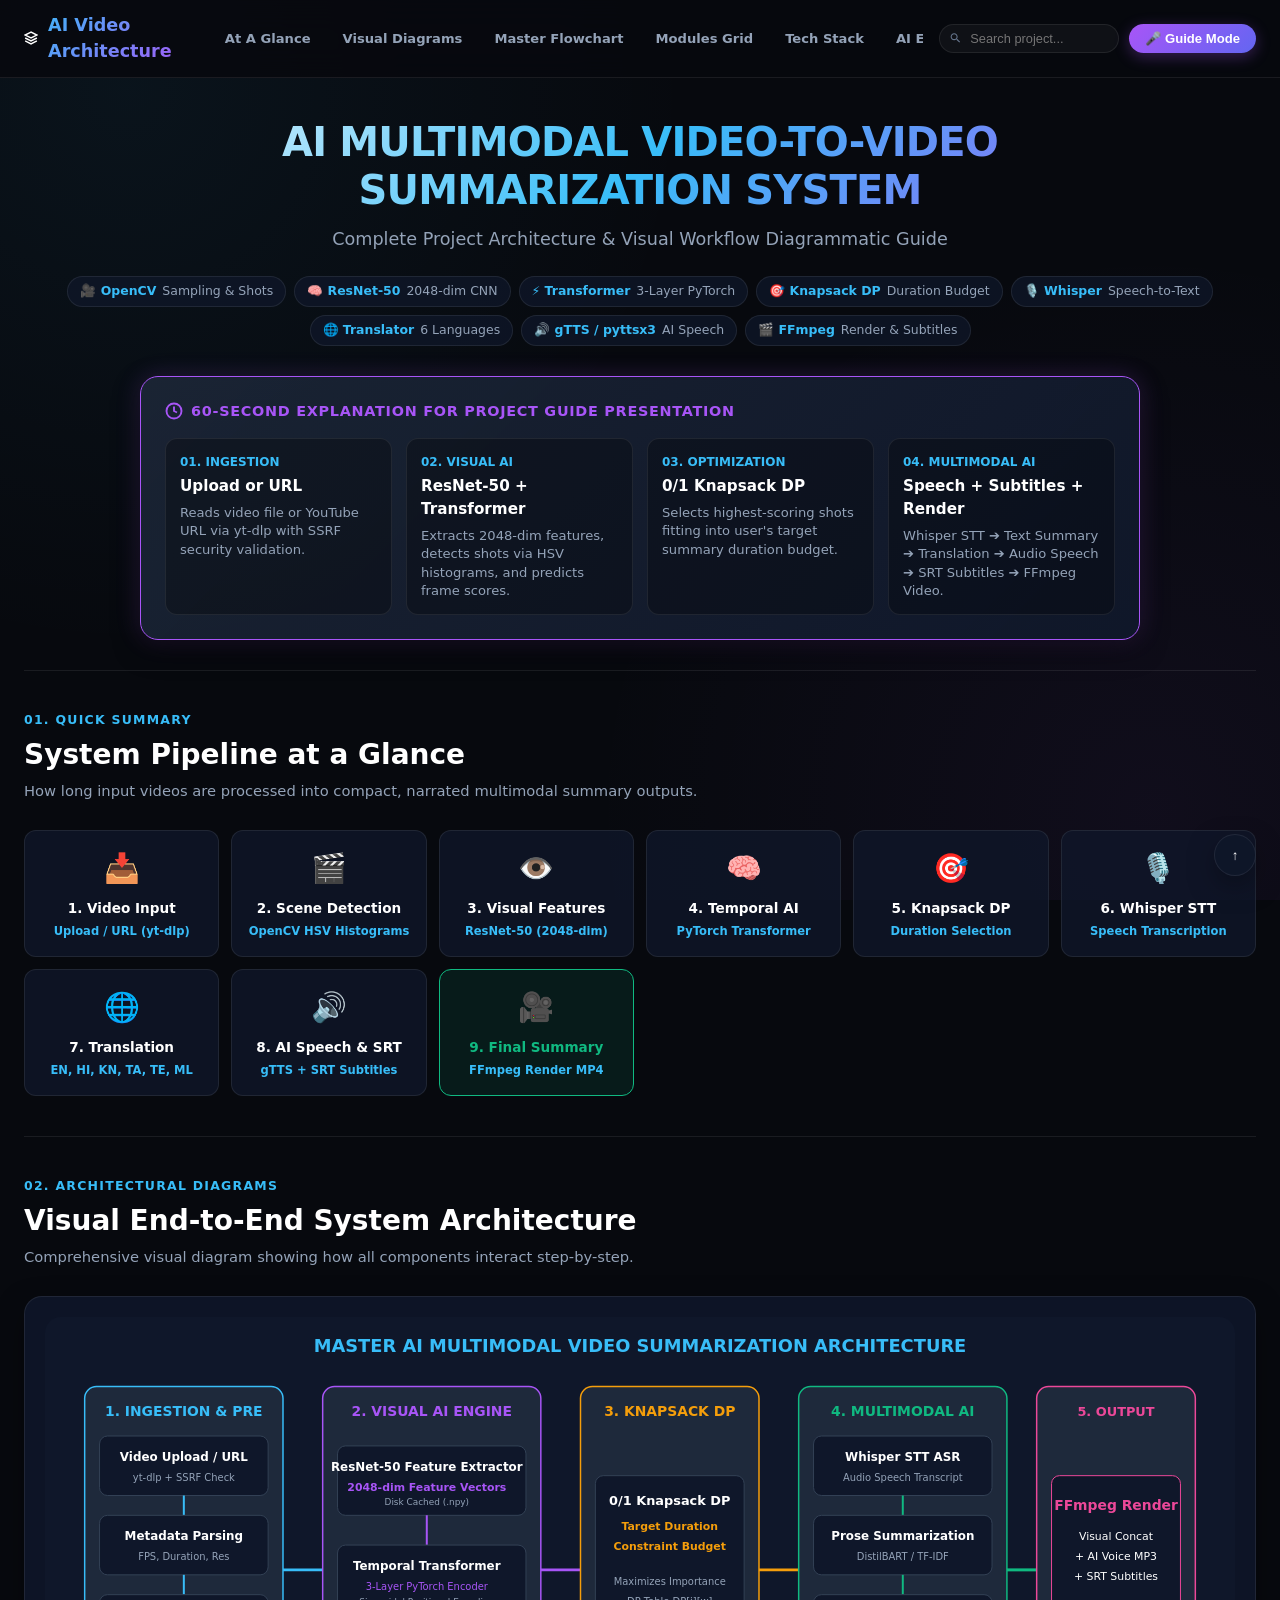
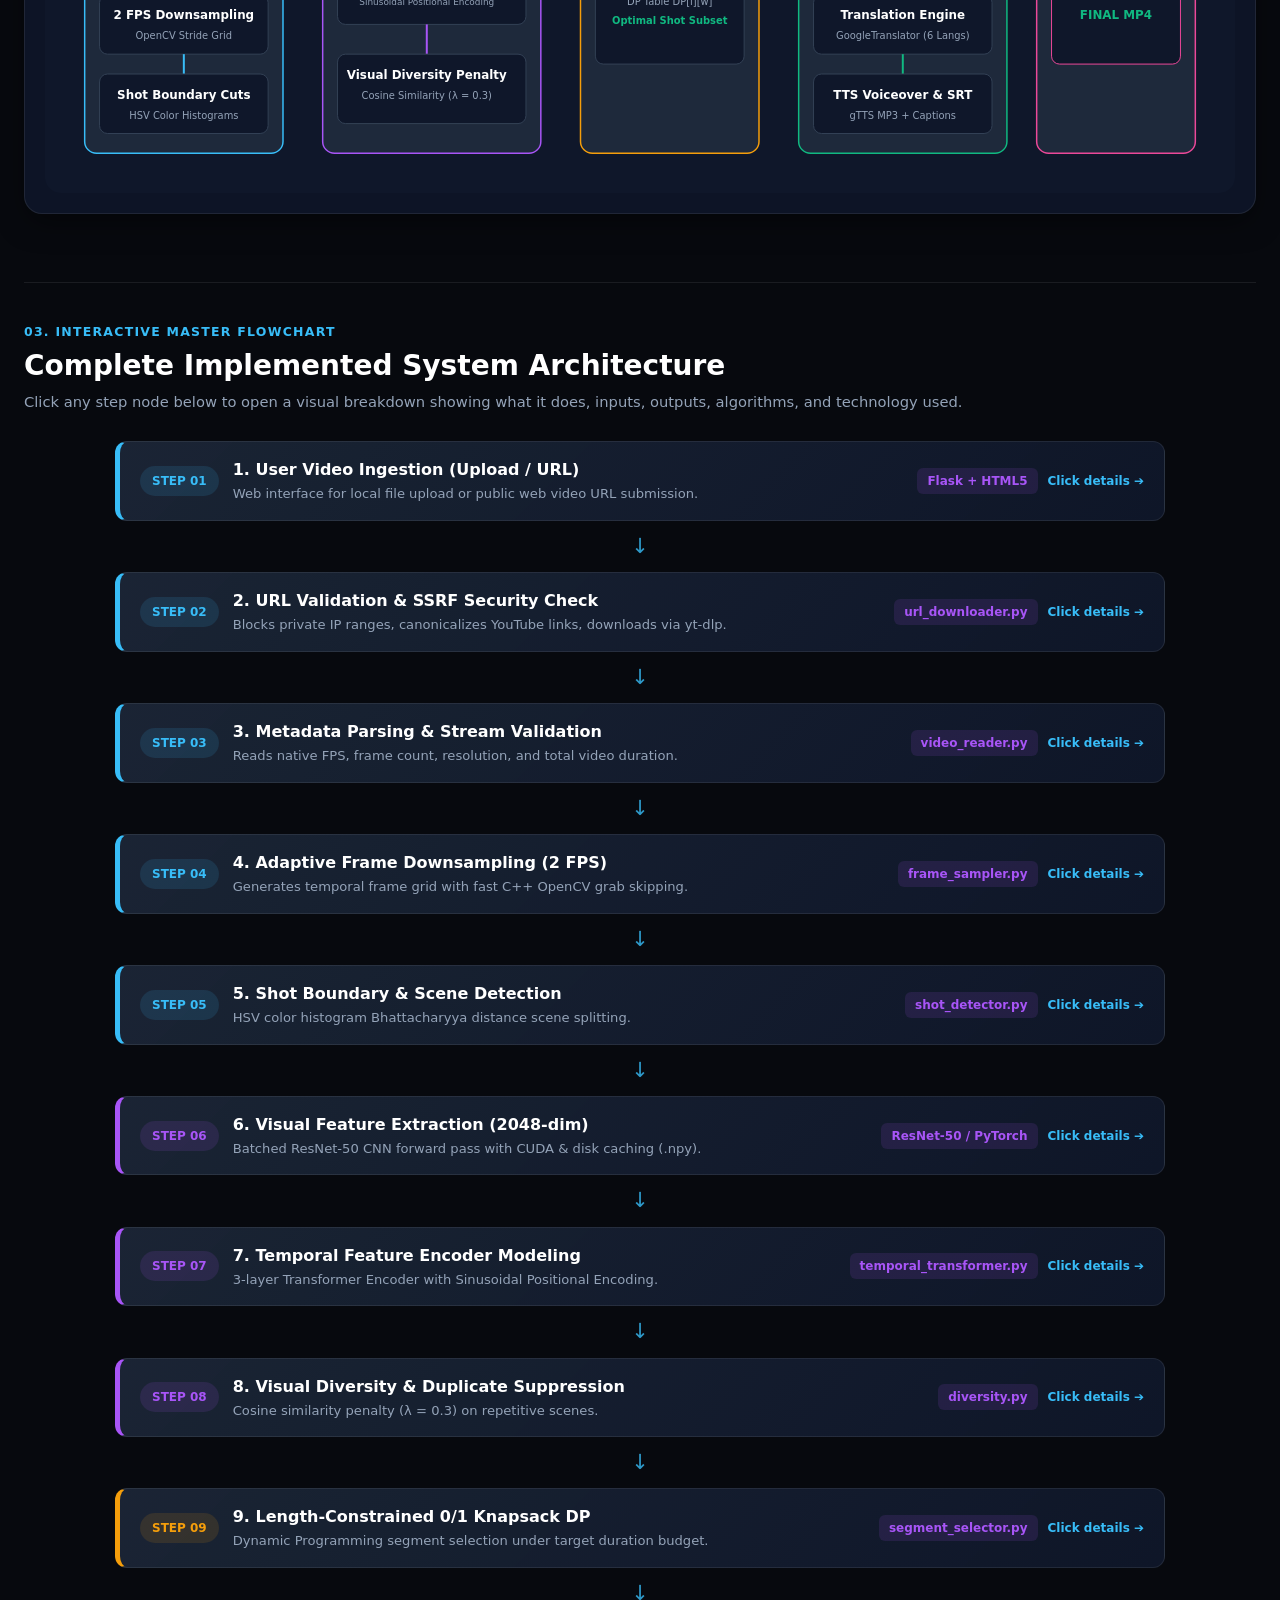
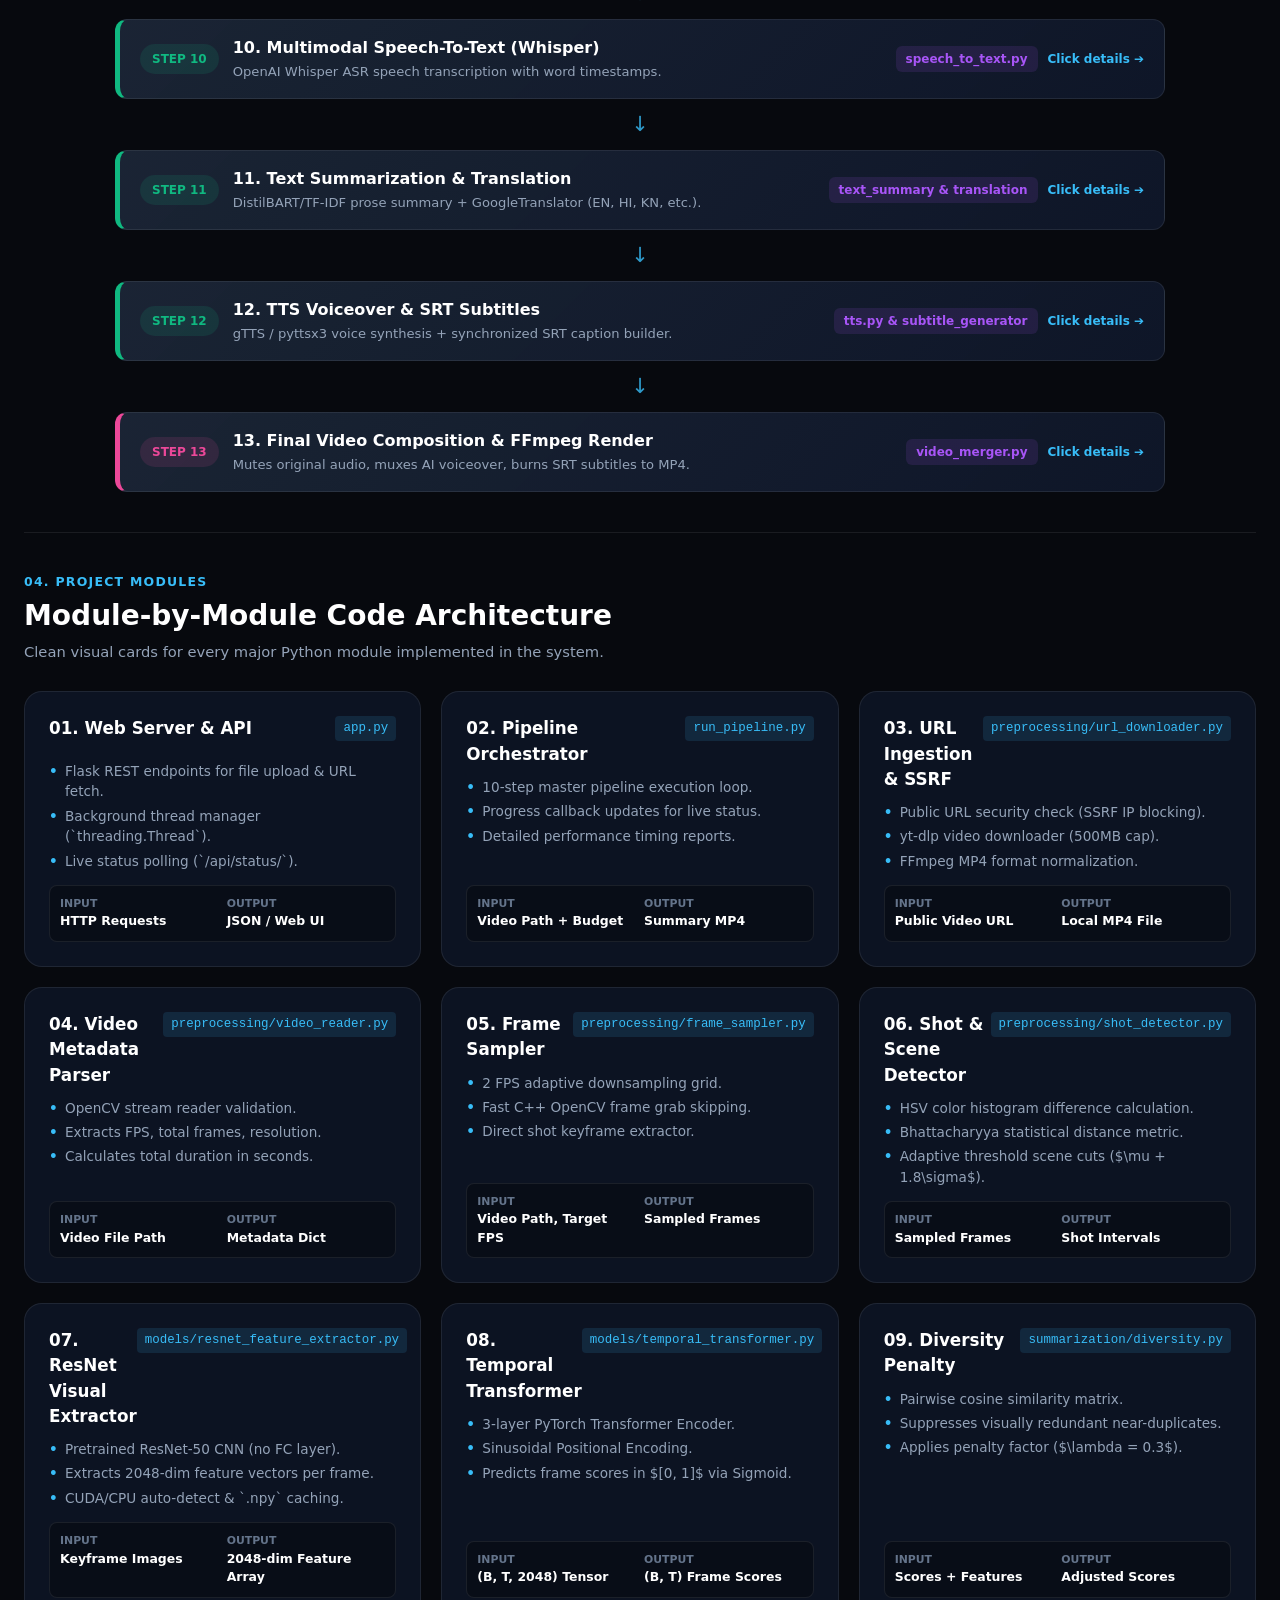
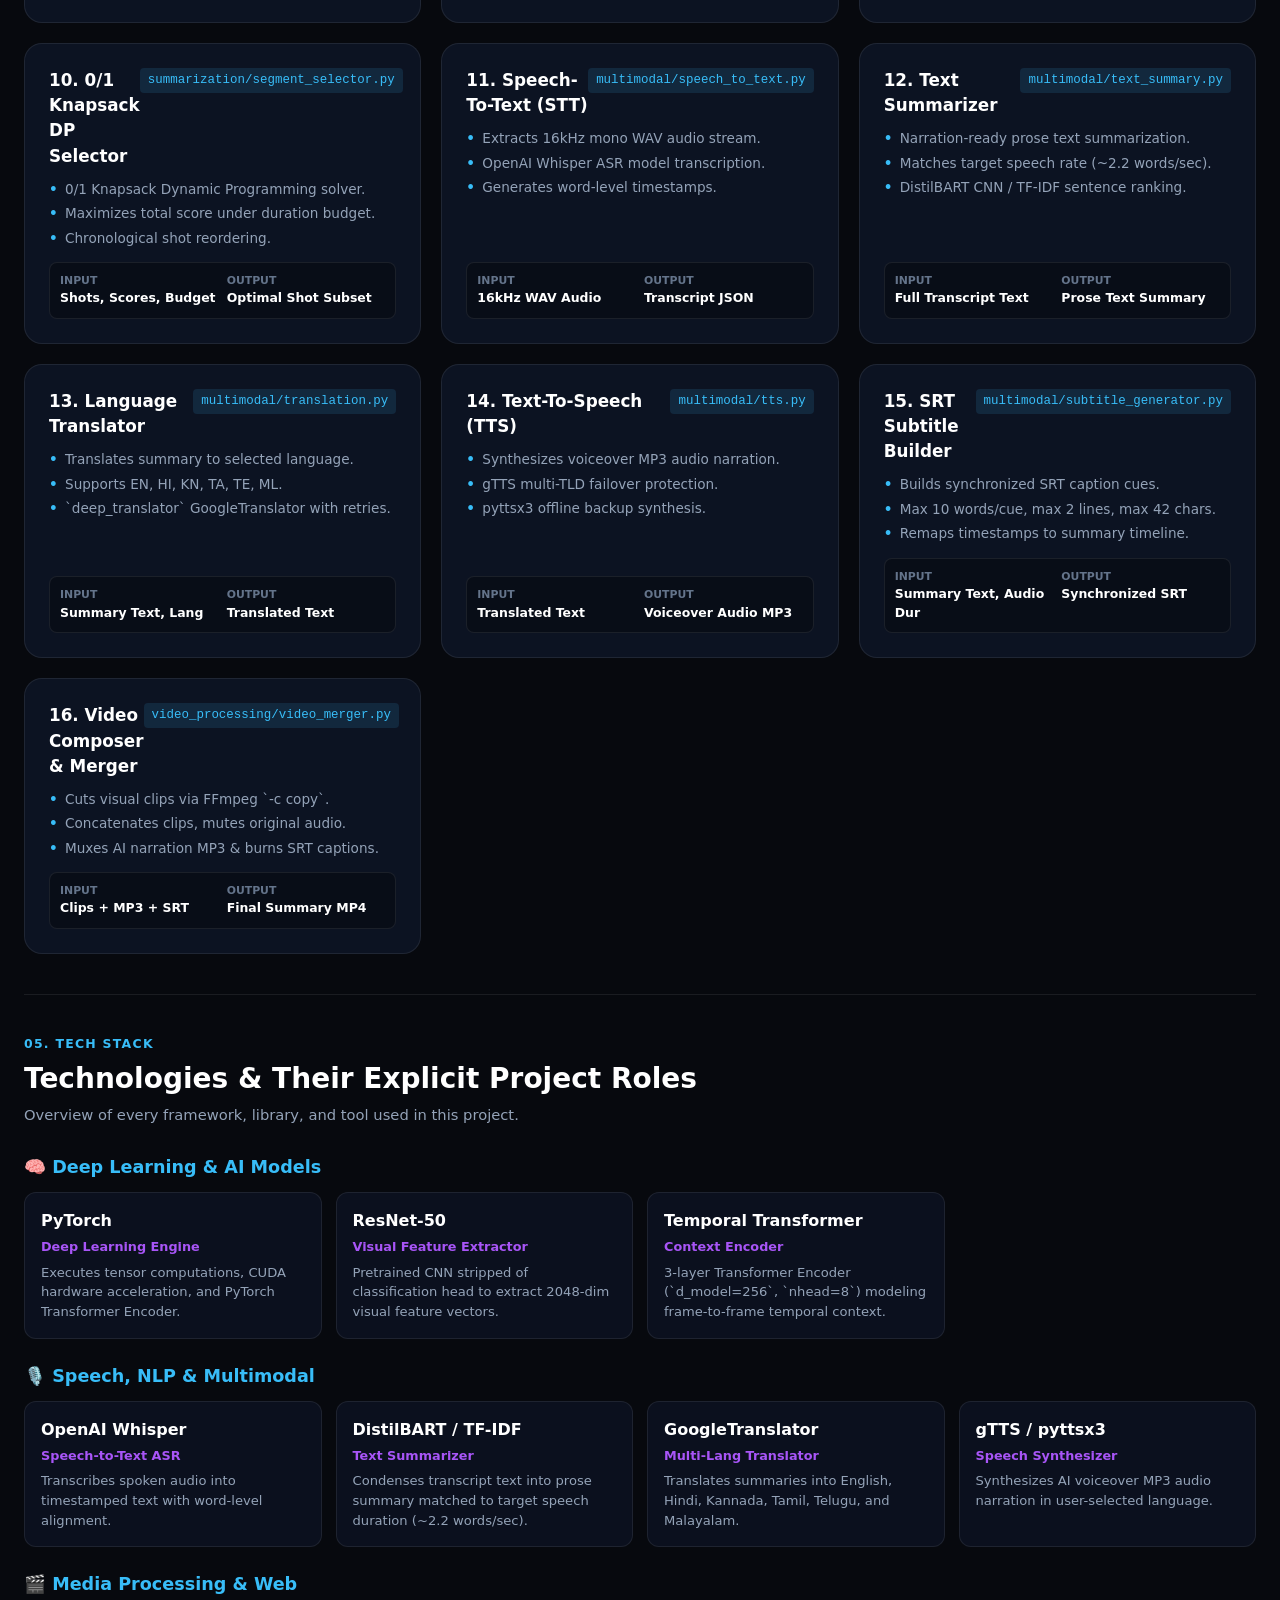
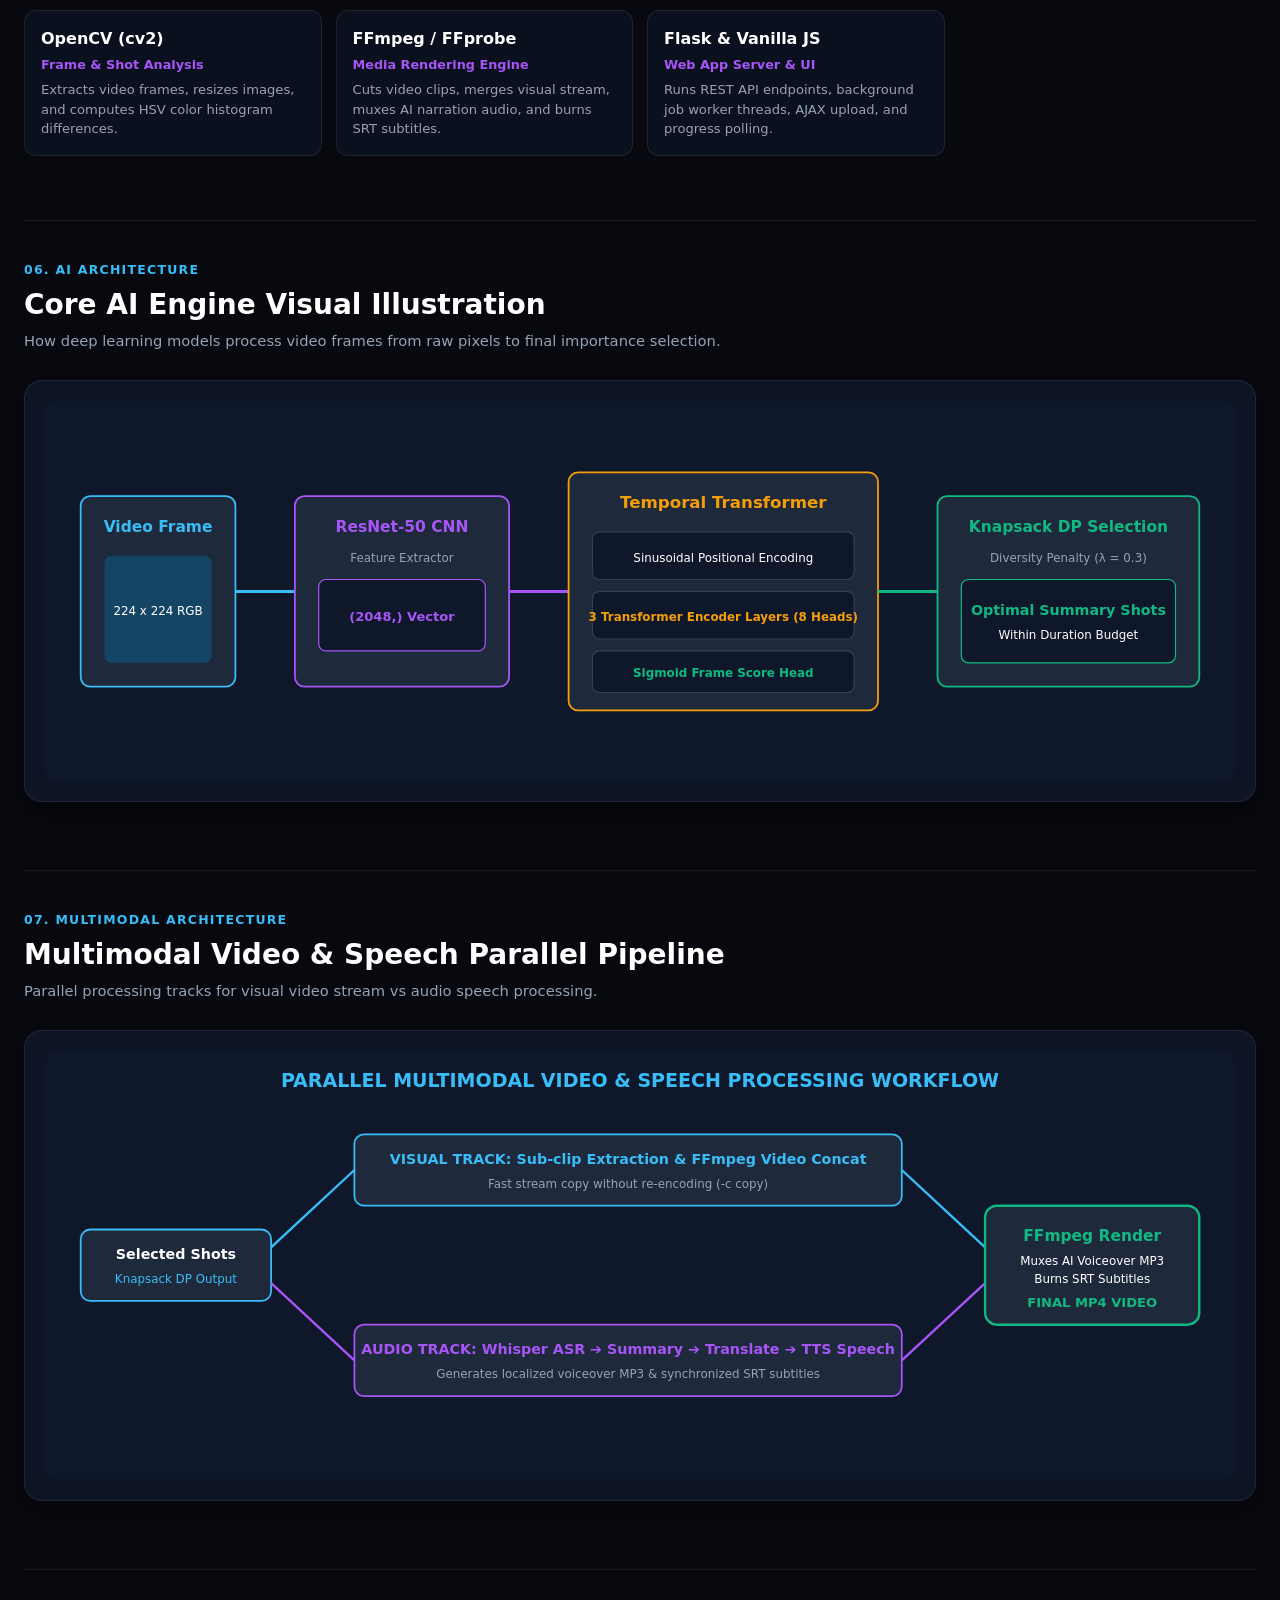
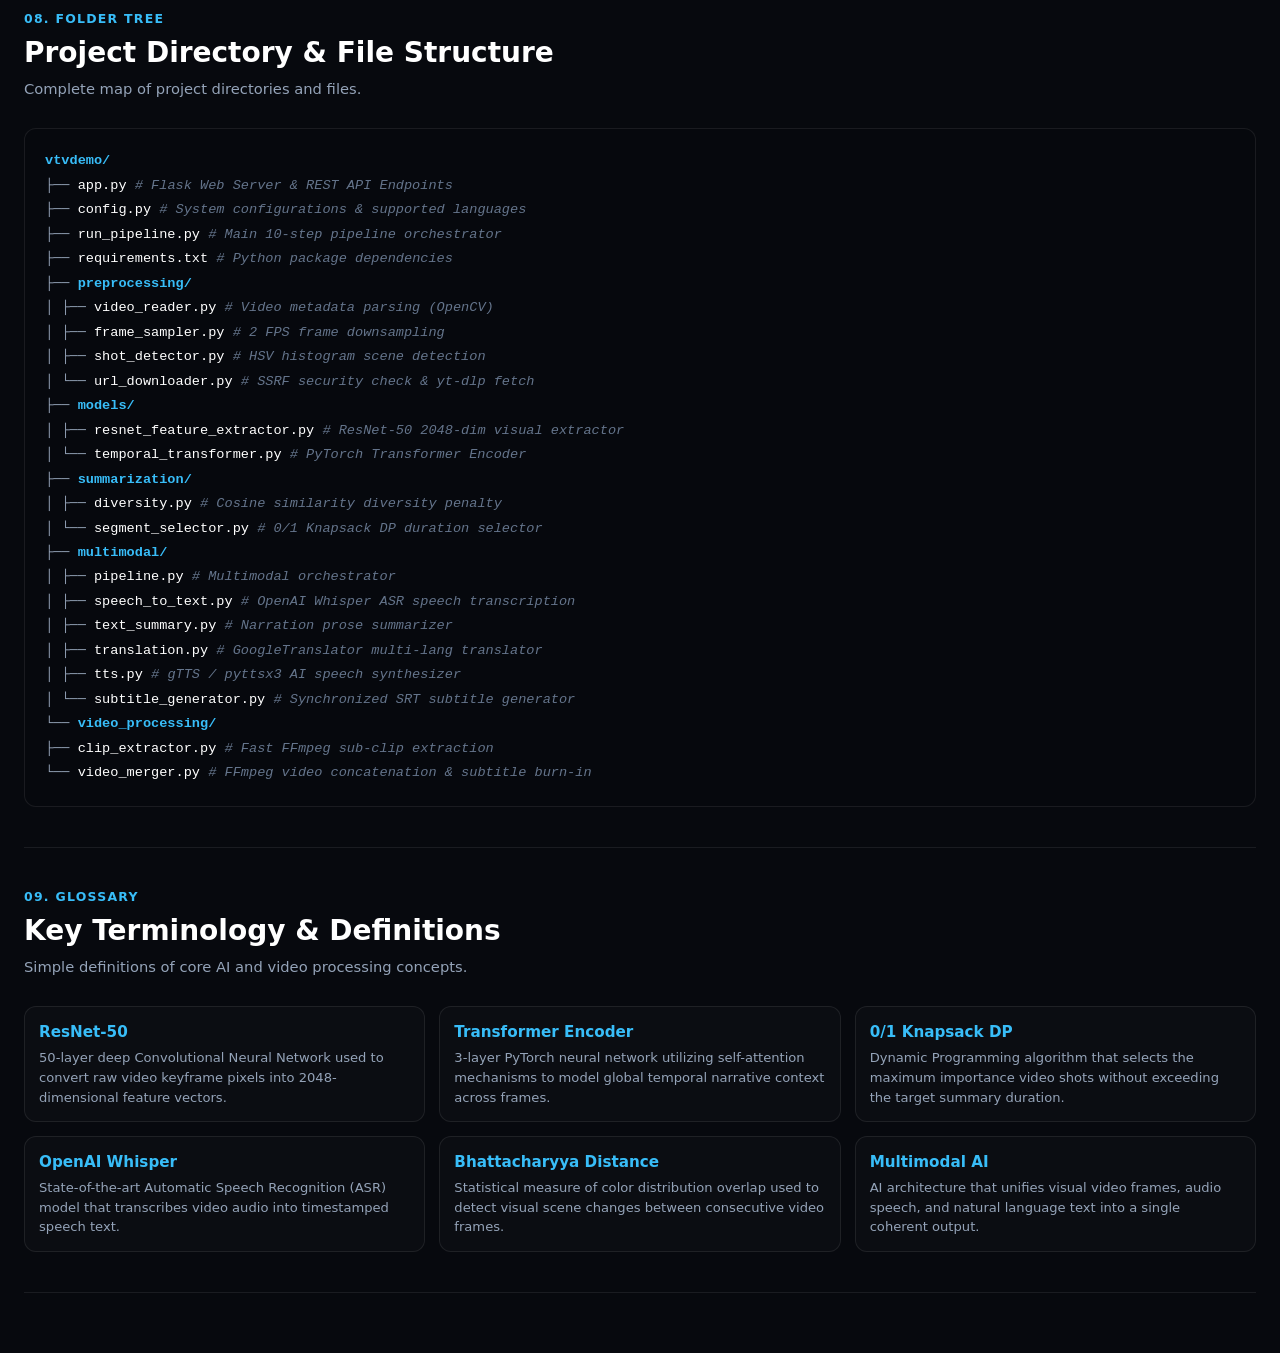
<file: PROJECT_ARCHITECTURE_EXPLANATION.html>
<!DOCTYPE html>
<html lang="en">
<head>
    <meta charset="UTF-8">
    <meta name="viewport" content="width=device-width, initial-scale=1.0">
    <title>PROJECT ARCHITECTURE | AI Multimodal Video Summarizer</title>
    <style>
        /* ==========================================================================
           COLOR PALETTE & DESIGN SYSTEM (Modern Dark Theme)
           ========================================================================== */
        :root {
            --bg-dark: #07090e;
            --bg-card: rgba(15, 23, 42, 0.75);
            --bg-card-hover: rgba(30, 41, 59, 0.9);
            --bg-element: rgba(255, 255, 255, 0.04);
            
            --cyan: #38bdf8;
            --blue: #3b82f6;
            --indigo: #6366f1;
            --purple: #a855f7;
            --pink: #ec4899;
            --emerald: #10b981;
            --amber: #f59e0b;
            --rose: #f43f5e;
            
            --text-main: #f8fafc;
            --text-sub: #94a3b8;
            --text-dim: #64748b;
            
            --border: rgba(255, 255, 255, 0.08);
            --border-glow: rgba(56, 189, 248, 0.4);
            --radius-lg: 18px;
            --radius-md: 12px;
            --radius-sm: 8px;
            
            --shadow: 0 10px 30px -5px rgba(0, 0, 0, 0.5);
            --glow-cyan: 0 0 25px rgba(56, 189, 248, 0.2);
            --glow-purple: 0 0 25px rgba(168, 85, 247, 0.2);
            
            --font: system-ui, -apple-system, BlinkMacSystemFont, 'Segoe UI', Roboto, sans-serif;
        }

        /* Reset & Base */
        * { box-sizing: border-box; margin: 0; padding: 0; scroll-behavior: smooth; }
        body {
            background-color: var(--bg-dark);
            color: var(--text-main);
            font-family: var(--font);
            line-height: 1.5;
            overflow-x: hidden;
            background-image: 
                radial-gradient(circle at 10% 10%, rgba(56, 189, 248, 0.06) 0%, transparent 40%),
                radial-gradient(circle at 90% 90%, rgba(168, 85, 247, 0.06) 0%, transparent 40%);
            background-attachment: fixed;
            padding-bottom: 60px;
        }

        /* Top Reading Progress Bar */
        #progress-bar {
            position: fixed; top: 0; left: 0; height: 4px;
            background: linear-gradient(90deg, var(--cyan), var(--purple), var(--emerald));
            width: 0%; z-index: 1000; transition: width 0.1s;
        }

        .container { max-width: 1350px; margin: 0 auto; padding: 0 24px; }

        /* ==========================================================================
           HEADER & NAV BAR
           ========================================================================== */
        .navbar {
            position: sticky; top: 0; z-index: 900;
            background: rgba(7, 9, 14, 0.88);
            backdrop-filter: blur(16px);
            border-bottom: 1px solid var(--border);
            padding: 12px 0;
        }
        .nav-content { display: flex; align-items: center; justify-content: space-between; gap: 16px; }
        .logo {
            font-size: 1.1rem; font-weight: 800; color: #fff; text-decoration: none;
            display: flex; align-items: center; gap: 10px;
            background: linear-gradient(135deg, var(--cyan), var(--purple));
            -webkit-background-clip: text; -webkit-text-fill-color: transparent;
        }
        .nav-menu { display: flex; gap: 8px; overflow-x: auto; white-space: nowrap; }
        .nav-item {
            color: var(--text-sub); text-decoration: none; font-size: 0.82rem; font-weight: 600;
            padding: 6px 12px; border-radius: var(--radius-sm); transition: 0.2s;
        }
        .nav-item:hover, .nav-item.active { color: #fff; background: var(--bg-element); }
        
        .search-box { position: relative; width: 180px; }
        .search-box input {
            width: 100%; padding: 6px 12px 6px 30px;
            background: var(--bg-element); border: 1px solid var(--border);
            border-radius: 20px; color: #fff; font-size: 0.8rem; outline: none;
        }
        .search-box input:focus { border-color: var(--cyan); box-shadow: 0 0 10px rgba(56, 189, 248, 0.2); }
        .search-box svg { position: absolute; left: 10px; top: 50%; transform: translateY(-50%); width: 13px; fill: var(--text-dim); }

        .btn-guide {
            background: linear-gradient(135deg, var(--purple), var(--indigo));
            color: #fff; border: none; padding: 7px 16px; border-radius: 20px;
            font-size: 0.82rem; font-weight: 700; cursor: pointer; display: flex; align-items: center; gap: 6px;
            box-shadow: 0 4px 15px rgba(168, 85, 247, 0.3); transition: 0.2s; white-space: nowrap;
        }
        .btn-guide:hover { transform: translateY(-1px); box-shadow: 0 6px 20px rgba(168, 85, 247, 0.5); }

        /* ==========================================================================
           PRESENTATION MODE FLOATING CONTROLS
           ========================================================================== */
        .pres-controls {
            display: none; position: fixed; bottom: 24px; left: 50%; transform: translateX(-50%);
            z-index: 950; background: rgba(15, 23, 42, 0.95); backdrop-filter: blur(16px);
            border: 1.5px solid var(--cyan); border-radius: 40px; padding: 10px 24px;
            box-shadow: 0 15px 35px rgba(0,0,0,0.8), var(--glow-cyan);
            align-items: center; gap: 16px;
        }
        .pres-controls.active { display: flex; }
        .pres-btn {
            background: rgba(255,255,255,0.1); border: 1px solid var(--border); color: #fff;
            padding: 6px 14px; border-radius: 20px; cursor: pointer; font-size: 0.82rem; font-weight: 700;
        }
        .pres-btn:hover { background: var(--cyan); color: #000; }
        .pres-info { font-size: 0.88rem; font-weight: 700; color: var(--cyan); min-width: 130px; text-align: center; }

        .highlight-node {
            outline: 3px solid var(--cyan) !important;
            box-shadow: 0 0 35px rgba(56, 189, 248, 0.5) !important;
            transform: scale(1.03) !important;
        }

        /* ==========================================================================
           HERO SECTION
           ========================================================================== */
        .hero { text-align: center; padding: 40px 0 30px; }
        .hero-title {
            font-size: 2.5rem; font-weight: 900; letter-spacing: -0.02em; line-height: 1.2;
            background: linear-gradient(135deg, #fff 0%, var(--cyan) 50%, var(--purple) 100%);
            -webkit-background-clip: text; -webkit-text-fill-color: transparent; margin-bottom: 12px;
        }
        .hero-sub { font-size: 1.1rem; color: var(--text-sub); max-width: 750px; margin: 0 auto 24px; }
        
        .pills-row { display: flex; flex-wrap: wrap; justify-content: center; gap: 8px; margin-bottom: 30px; }
        .pill {
            background: var(--bg-card); border: 1px solid var(--border); color: var(--cyan);
            padding: 5px 12px; border-radius: 20px; font-size: 0.78rem; font-weight: 700; display: flex; align-items: center; gap: 6px;
        }
        .pill span { color: var(--text-sub); font-weight: 400; }

        /* 60-Second Quick Pitch (Visual Card Grid) */
        .pitch-card {
            background: linear-gradient(135deg, rgba(30, 41, 59, 0.8), rgba(15, 23, 42, 0.95));
            border: 1px solid var(--purple); border-radius: var(--radius-lg); padding: 24px;
            max-width: 1000px; margin: 0 auto; text-align: left; box-shadow: var(--shadow), var(--glow-purple);
        }
        .pitch-head { display: flex; align-items: center; gap: 8px; color: var(--purple); font-weight: 800; font-size: 0.9rem; text-transform: uppercase; margin-bottom: 16px; letter-spacing: 0.05em; }
        .pitch-grid { display: grid; grid-template-columns: repeat(auto-fit, minmax(220px, 1fr)); gap: 14px; }
        .pitch-step { background: rgba(0,0,0,0.3); border: 1px solid var(--border); border-radius: var(--radius-md); padding: 14px; }
        .pitch-num { font-size: 0.75rem; font-weight: 800; color: var(--cyan); margin-bottom: 4px; }
        .pitch-title { font-size: 0.95rem; font-weight: 700; color: #fff; margin-bottom: 6px; }
        .pitch-text { font-size: 0.82rem; color: var(--text-sub); line-height: 1.4; }

        /* ==========================================================================
           SECTION COMMON STYLES
           ========================================================================== */
        section { padding: 40px 0; border-bottom: 1px solid var(--border); }
        .sec-head { margin-bottom: 28px; }
        .sec-tag { color: var(--cyan); font-size: 0.78rem; font-weight: 800; text-transform: uppercase; letter-spacing: 0.1em; margin-bottom: 4px; display: block; }
        .sec-title { font-size: 1.75rem; font-weight: 800; color: #fff; }
        .sec-desc { color: var(--text-sub); font-size: 0.92rem; margin-top: 4px; }

        .glass-box {
            background: var(--bg-card); border: 1px solid var(--border); border-radius: var(--radius-lg);
            padding: 24px; transition: 0.2s; position: relative;
        }
        .glass-box:hover { border-color: rgba(56, 189, 248, 0.3); transform: translateY(-2px); box-shadow: var(--shadow); }

        /* ==========================================================================
           SYSTEM AT A GLANCE (VISUAL STEP PIPELINE)
           ========================================================================== */
        .glance-grid { display: grid; grid-template-columns: repeat(auto-fit, minmax(170px, 1fr)); gap: 12px; }
        .glance-card {
            background: rgba(15, 23, 42, 0.8); border: 1px solid var(--border); border-radius: var(--radius-md);
            padding: 16px 12px; text-align: center; position: relative; transition: 0.2s;
        }
        .glance-card:hover { border-color: var(--cyan); background: rgba(30, 41, 59, 0.9); }
        .glance-icon { font-size: 1.8rem; margin-bottom: 8px; }
        .glance-name { font-size: 0.85rem; font-weight: 800; color: #fff; margin-bottom: 4px; }
        .glance-tech { font-size: 0.72rem; color: var(--cyan); font-weight: 600; }

        /* ==========================================================================
           SVG DIAGRAM CONTAINERS & GRAPHICS
           ========================================================================== */
        .svg-container {
            background: rgba(15, 23, 42, 0.9); border: 1px solid var(--border);
            border-radius: var(--radius-lg); padding: 20px; text-align: center;
            margin-bottom: 28px; box-shadow: var(--shadow); overflow-x: auto;
        }
        .svg-container svg { max-width: 100%; height: auto; display: block; margin: 0 auto; }

        /* ==========================================================================
           MASTER INTERACTIVE FLOWCHART NODES
           ========================================================================== */
        .flow-container { display: flex; flex-direction: column; gap: 14px; max-width: 1050px; margin: 0 auto; }
        .flow-card {
            background: linear-gradient(135deg, rgba(30, 41, 59, 0.85), rgba(15, 23, 42, 0.95));
            border: 1px solid var(--border); border-left: 5px solid var(--cyan);
            border-radius: var(--radius-md); padding: 16px 20px; cursor: pointer;
            display: flex; align-items: center; justify-content: space-between; gap: 16px; transition: 0.2s;
        }
        .flow-card:hover { border-color: var(--cyan); background: rgba(30, 41, 59, 1); transform: translateX(6px); box-shadow: var(--glow-cyan); }
        
        .flow-left { display: flex; align-items: center; gap: 14px; }
        .flow-badge {
            font-size: 0.75rem; font-weight: 900; color: var(--cyan);
            background: rgba(56, 189, 248, 0.12); padding: 6px 12px; border-radius: 20px; white-space: nowrap;
        }
        .flow-info-title { font-size: 1rem; font-weight: 800; color: #fff; }
        .flow-info-sub { font-size: 0.82rem; color: var(--text-sub); margin-top: 2px; }
        
        .flow-right { display: flex; align-items: center; gap: 10px; }
        .flow-tag { font-size: 0.75rem; font-weight: 700; color: var(--purple); background: rgba(168, 85, 247, 0.12); padding: 4px 10px; border-radius: 6px; }
        .flow-click-hint { font-size: 0.75rem; color: var(--cyan); font-weight: 700; display: flex; align-items: center; gap: 4px; }

        .flow-arrow-down { text-align: center; color: var(--cyan); font-size: 1.3rem; margin: -4px 0; opacity: 0.8; }

        /* Color variants for flowchart blocks */
        .color-pre { border-left-color: var(--cyan); }
        .color-ai  { border-left-color: var(--purple); }
        .color-opt { border-left-color: var(--amber); }
        .color-mm  { border-left-color: var(--emerald); }
        .color-out { border-left-color: var(--pink); }

        /* ==========================================================================
           EXPANDABLE NODE EXPLANATION MODAL
           ========================================================================== */
        .modal-bg {
            display: none; position: fixed; inset: 0; background: rgba(0,0,0,0.85); backdrop-filter: blur(10px);
            z-index: 1100; justify-content: center; align-items: center; padding: 20px;
        }
        .modal-bg.active { display: flex; }
        .modal-card {
            background: #0f172a; border: 1.5px solid var(--cyan); border-radius: var(--radius-lg);
            max-width: 750px; width: 100%; max-height: 90vh; overflow-y: auto; padding: 28px;
            box-shadow: 0 25px 60px rgba(0,0,0,0.9), var(--glow-cyan); position: relative;
        }
        .modal-close-btn {
            position: absolute; top: 18px; right: 18px; background: rgba(255,255,255,0.1); border: none;
            color: #fff; width: 32px; height: 32px; border-radius: 50%; cursor: pointer; font-size: 1.2rem;
            display: flex; align-items: center; justify-content: center; transition: 0.2s;
        }
        .modal-close-btn:hover { background: var(--rose); }
        
        .modal-head-title { font-size: 1.4rem; font-weight: 800; color: var(--cyan); margin-bottom: 20px; padding-right: 40px; }
        
        .modal-grid-details { display: grid; gap: 14px; }
        .modal-box-item { background: rgba(255,255,255,0.03); border: 1px solid var(--border); border-radius: var(--radius-md); padding: 14px; }
        .modal-box-label { font-size: 0.72rem; font-weight: 800; text-transform: uppercase; color: var(--purple); letter-spacing: 0.05em; margin-bottom: 4px; }
        .modal-box-val { font-size: 0.9rem; color: var(--text-main); line-height: 1.5; }

        /* ==========================================================================
           MODULES GRID CARDS
           ========================================================================== */
        .modules-grid { display: grid; grid-template-columns: repeat(auto-fill, minmax(360px, 1fr)); gap: 20px; }
        .mod-card { display: flex; flex-direction: column; justify-content: space-between; }
        .mod-top { display: flex; justify-content: space-between; align-items: flex-start; margin-bottom: 10px; }
        .mod-title { font-size: 1.05rem; font-weight: 800; color: #fff; }
        .mod-file { font-family: monospace; font-size: 0.78rem; color: var(--cyan); background: rgba(56, 189, 248, 0.12); padding: 3px 8px; border-radius: 4px; display: inline-block; margin-bottom: 10px; }
        .mod-bullets { font-size: 0.85rem; color: var(--text-sub); margin-bottom: 14px; list-style-type: none; }
        .mod-bullets li { position: relative; padding-left: 16px; margin-bottom: 4px; }
        .mod-bullets li::before { content: "•"; position: absolute; left: 0; color: var(--cyan); font-weight: bold; }
        
        .mod-io { display: grid; grid-template-columns: 1fr 1fr; gap: 8px; background: rgba(0,0,0,0.3); padding: 10px; border-radius: var(--radius-sm); border: 1px solid var(--border); font-size: 0.78rem; }
        .mod-io-label { color: var(--text-dim); font-size: 0.68rem; text-transform: uppercase; font-weight: 700; }
        .mod-io-val { color: #fff; font-weight: 600; }

        /* ==========================================================================
           TECH STACK VISUAL CARDS
           ========================================================================== */
        .tech-cat { margin-bottom: 24px; }
        .tech-cat-title { font-size: 1.1rem; font-weight: 800; color: var(--cyan); margin-bottom: 12px; display: flex; align-items: center; gap: 8px; }
        .tech-grid { display: grid; grid-template-columns: repeat(auto-fill, minmax(280px, 1fr)); gap: 14px; }
        .tech-box { background: rgba(15, 23, 42, 0.6); border: 1px solid var(--border); border-radius: var(--radius-md); padding: 16px; }
        .tech-name { font-size: 1rem; font-weight: 800; color: #fff; margin-bottom: 4px; }
        .tech-role { font-size: 0.8rem; color: var(--purple); font-weight: 700; margin-bottom: 6px; }
        .tech-desc { font-size: 0.82rem; color: var(--text-sub); }

        /* ==========================================================================
           AI PIPELINE VISUAL CARDS & DIAGRAMS
           ========================================================================== */
        .ai-flow-card { background: rgba(15, 23, 42, 0.8); border: 1px solid var(--border); border-radius: var(--radius-md); padding: 18px; margin-bottom: 16px; }
        .ai-step-title { font-size: 1rem; font-weight: 800; color: var(--cyan); margin-bottom: 8px; display: flex; align-items: center; gap: 8px; }
        .ai-code-block { background: rgba(0,0,0,0.4); border: 1px solid var(--border); padding: 10px 14px; border-radius: var(--radius-sm); font-family: monospace; font-size: 0.82rem; color: var(--purple); margin: 8px 0; }

        /* ==========================================================================
           FOLDER TREE VISUAL EXPLORER
           ========================================================================== */
        .tree-box { background: rgba(7, 9, 14, 0.9); border: 1px solid var(--border); border-radius: var(--radius-md); padding: 20px; font-family: monospace; font-size: 0.85rem; color: var(--text-sub); line-height: 1.8; }
        .tree-folder { color: var(--cyan); font-weight: bold; }
        .tree-file { color: #fff; }
        .tree-note { color: var(--text-dim); font-style: italic; }

        /* ==========================================================================
           GLOSSARY VISUAL CARDS
           ========================================================================== */
        .glossary-grid { display: grid; grid-template-columns: repeat(auto-fill, minmax(300px, 1fr)); gap: 14px; }
        .gloss-card { background: rgba(255,255,255,0.02); border: 1px solid var(--border); border-radius: var(--radius-md); padding: 14px; }
        .gloss-term { font-size: 0.95rem; font-weight: 800; color: var(--cyan); margin-bottom: 4px; }
        .gloss-def { font-size: 0.82rem; color: var(--text-sub); }

        /* Back to top float button */
        .btn-top {
            position: fixed; bottom: 24px; right: 24px; background: var(--bg-card); border: 1px solid var(--border);
            color: #fff; width: 42px; height: 42px; border-radius: 50%; cursor: pointer; display: flex;
            align-items: center; justify-content: center; box-shadow: var(--shadow); transition: 0.2s; z-index: 800;
        }
        .btn-top:hover { background: var(--cyan); color: #000; }
    </style>
</head>
<body>

    <!-- Reading Progress Bar -->
    <div id="progress-bar"></div>

    <!-- Sticky Navigation Header -->
    <header class="navbar">
        <div class="container nav-content">
            <a href="#" class="logo">
                <svg width="20" height="20" viewBox="0 0 24 24" fill="none" stroke="currentColor" stroke-width="2.5"><path d="M12 2L2 7l10 5 10-5-10-5zM2 17l10 5 10-5M2 12l10 5 10-5"/></svg>
                AI Video Architecture
            </a>
            <nav class="nav-menu">
                <a href="#overview" class="nav-item">At A Glance</a>
                <a href="#diagrams" class="nav-item">Visual Diagrams</a>
                <a href="#flowchart" class="nav-item">Master Flowchart</a>
                <a href="#modules" class="nav-item">Modules Grid</a>
                <a href="#techstack" class="nav-item">Tech Stack</a>
                <a href="#ai-engine" class="nav-item">AI Engine</a>
                <a href="#multimodal" class="nav-item">Multimodal</a>
                <a href="#folders" class="nav-item">Folder Tree</a>
            </nav>
            <div style="display:flex; align-items:center; gap:10px;">
                <div class="search-box">
                    <svg viewBox="0 0 24 24"><path d="M15.5 14h-.79l-.28-.27C15.41 12.59 16 11.11 16 9.5 16 5.91 13.09 3 9.5 3S3 5.91 3 9.5 5.91 16 9.5 16c1.61 0 3.09-.59 4.23-1.57l.27.28v.79l5 4.99L20.49 19l-4.99-5zm-6 0C7.01 14 5 11.99 5 9.5S7.01 5 9.5 5 14 7.01 14 9.5 11.99 14 9.5 14z"/></svg>
                    <input type="text" id="search-input" placeholder="Search project...">
                </div>
                <button class="btn-guide" id="btn-guide-toggle">🎤 Guide Mode</button>
            </div>
        </div>
    </header>

    <!-- Presentation Controls (Floating) -->
    <div class="pres-controls" id="pres-bar">
        <button class="pres-btn" id="pres-prev">← Prev</button>
        <div class="pres-info" id="pres-text">Step 1 of 13</div>
        <button class="pres-btn" id="pres-next">Next →</button>
        <button class="pres-btn" id="pres-exit" style="background:rgba(244,63,94,0.2); border-color:var(--rose);">Exit</button>
    </div>

    <main class="container">

        <!-- Hero Title -->
        <section class="hero">
            <h1 class="hero-title">AI MULTIMODAL VIDEO-TO-VIDEO<br>SUMMARIZATION SYSTEM</h1>
            <p class="hero-sub">Complete Project Architecture & Visual Workflow Diagrammatic Guide</p>
            
            <div class="pills-row">
                <div class="pill">🎥 OpenCV <span>Sampling & Shots</span></div>
                <div class="pill">🧠 ResNet-50 <span>2048-dim CNN</span></div>
                <div class="pill">⚡ Transformer <span>3-Layer PyTorch</span></div>
                <div class="pill">🎯 Knapsack DP <span>Duration Budget</span></div>
                <div class="pill">🎙️ Whisper <span>Speech-to-Text</span></div>
                <div class="pill">🌐 Translator <span>6 Languages</span></div>
                <div class="pill">🔊 gTTS / pyttsx3 <span>AI Speech</span></div>
                <div class="pill">🎬 FFmpeg <span>Render & Subtitles</span></div>
            </div>

            <!-- 60-Second Quick Pitch (Visual Cards) -->
            <div class="pitch-card">
                <div class="pitch-head">
                    <svg width="18" height="18" viewBox="0 0 24 24" fill="none" stroke="currentColor" stroke-width="2.5"><circle cx="12" cy="12" r="10"/><polyline points="12 6 12 12 16 14"/></svg>
                    60-Second Explanation for Project Guide Presentation
                </div>
                <div class="pitch-grid">
                    <div class="pitch-step">
                        <div class="pitch-num">01. INGESTION</div>
                        <div class="pitch-title">Upload or URL</div>
                        <div class="pitch-text">Reads video file or YouTube URL via yt-dlp with SSRF security validation.</div>
                    </div>
                    <div class="pitch-step">
                        <div class="pitch-num">02. VISUAL AI</div>
                        <div class="pitch-title">ResNet-50 + Transformer</div>
                        <div class="pitch-text">Extracts 2048-dim features, detects shots via HSV histograms, and predicts frame scores.</div>
                    </div>
                    <div class="pitch-step">
                        <div class="pitch-num">03. OPTIMIZATION</div>
                        <div class="pitch-title">0/1 Knapsack DP</div>
                        <div class="pitch-text">Selects highest-scoring shots fitting into user's target summary duration budget.</div>
                    </div>
                    <div class="pitch-step">
                        <div class="pitch-num">04. MULTIMODAL AI</div>
                        <div class="pitch-title">Speech + Subtitles + Render</div>
                        <div class="pitch-text">Whisper STT ➔ Text Summary ➔ Translation ➔ Audio Speech ➔ SRT Subtitles ➔ FFmpeg Video.</div>
                    </div>
                </div>
            </div>
        </section>

        <!-- Section 1: System At A Glance -->
        <section id="overview">
            <div class="sec-head">
                <span class="sec-tag">01. Quick Summary</span>
                <h2 class="sec-title">System Pipeline at a Glance</h2>
                <p class="sec-desc">How long input videos are processed into compact, narrated multimodal summary outputs.</p>
            </div>

            <div class="glance-grid">
                <div class="glance-card">
                    <div class="glance-icon">📥</div>
                    <div class="glance-name">1. Video Input</div>
                    <div class="glance-tech">Upload / URL (yt-dlp)</div>
                </div>
                <div class="glance-card">
                    <div class="glance-icon">🎬</div>
                    <div class="glance-name">2. Scene Detection</div>
                    <div class="glance-tech">OpenCV HSV Histograms</div>
                </div>
                <div class="glance-card">
                    <div class="glance-icon">👁️</div>
                    <div class="glance-name">3. Visual Features</div>
                    <div class="glance-tech">ResNet-50 (2048-dim)</div>
                </div>
                <div class="glance-card">
                    <div class="glance-icon">🧠</div>
                    <div class="glance-name">4. Temporal AI</div>
                    <div class="glance-tech">PyTorch Transformer</div>
                </div>
                <div class="glance-card">
                    <div class="glance-icon">🎯</div>
                    <div class="glance-name">5. Knapsack DP</div>
                    <div class="glance-tech">Duration Selection</div>
                </div>
                <div class="glance-card">
                    <div class="glance-icon">🎙️</div>
                    <div class="glance-name">6. Whisper STT</div>
                    <div class="glance-tech">Speech Transcription</div>
                </div>
                <div class="glance-card">
                    <div class="glance-icon">🌐</div>
                    <div class="glance-name">7. Translation</div>
                    <div class="glance-tech">EN, HI, KN, TA, TE, ML</div>
                </div>
                <div class="glance-card">
                    <div class="glance-icon">🔊</div>
                    <div class="glance-name">8. AI Speech & SRT</div>
                    <div class="glance-tech">gTTS + SRT Subtitles</div>
                </div>
                <div class="glance-card" style="border-color:var(--emerald); background:rgba(16,185,129,0.1);">
                    <div class="glance-icon">🎥</div>
                    <div class="glance-name" style="color:var(--emerald);">9. Final Summary</div>
                    <div class="glance-tech">FFmpeg Render MP4</div>
                </div>
            </div>
        </section>

        <!-- Section 2: Visual High-Res SVG System Architecture Diagram -->
        <section id="diagrams">
            <div class="sec-head">
                <span class="sec-tag">02. Architectural Diagrams</span>
                <h2 class="sec-title">Visual End-to-End System Architecture</h2>
                <p class="sec-desc">Comprehensive visual diagram showing how all components interact step-by-step.</p>
            </div>

            <div class="svg-container">
                <!-- Master Architectural Flow SVG -->
                <svg viewBox="0 0 1200 480" xmlns="http://www.w3.org/2000/svg">
                    <defs>
                        <linearGradient id="grad-cyan" x1="0%" y1="0%" x2="100%" y2="100%">
                            <stop offset="0%" stop-color="#0284c7"/>
                            <stop offset="100%" stop-color="#38bdf8"/>
                        </linearGradient>
                        <linearGradient id="grad-purple" x1="0%" y1="0%" x2="100%" y2="100%">
                            <stop offset="0%" stop-color="#7e22ce"/>
                            <stop offset="100%" stop-color="#a855f7"/>
                        </linearGradient>
                        <linearGradient id="grad-amber" x1="0%" y1="0%" x2="100%" y2="100%">
                            <stop offset="0%" stop-color="#d97706"/>
                            <stop offset="100%" stop-color="#f59e0b"/>
                        </linearGradient>
                        <linearGradient id="grad-emerald" x1="0%" y1="0%" x2="100%" y2="100%">
                            <stop offset="0%" stop-color="#059669"/>
                            <stop offset="100%" stop-color="#10b981"/>
                        </linearGradient>
                    </defs>

                    <!-- Background Grid -->
                    <rect width="1200" height="480" fill="#0f172a" rx="16"/>
                    
                    <!-- Title -->
                    <text x="600" y="35" text-anchor="middle" fill="#38bdf8" font-size="18" font-weight="bold">MASTER AI MULTIMODAL VIDEO SUMMARIZATION ARCHITECTURE</text>

                    <!-- Stage 1: Ingestion & Preprocessing -->
                    <g transform="translate(40, 70)">
                        <rect width="200" height="370" fill="#1e293b" stroke="#38bdf8" stroke-width="1.5" rx="12"/>
                        <text x="100" y="30" text-anchor="middle" fill="#38bdf8" font-size="14" font-weight="bold">1. INGESTION & PRE</text>
                        
                        <!-- Box 1 -->
                        <rect x="15" y="50" width="170" height="60" fill="#0f172a" stroke="#334155" rx="8"/>
                        <text x="100" y="75" text-anchor="middle" fill="#fff" font-size="12" font-weight="bold">Video Upload / URL</text>
                        <text x="100" y="95" text-anchor="middle" fill="#94a3b8" font-size="10">yt-dlp + SSRF Check</text>
                        
                        <!-- Arrow -->
                        <path d="M 100 110 L 100 130" stroke="#38bdf8" stroke-width="2" marker-end="url(#arrow)"/>
                        
                        <!-- Box 2 -->
                        <rect x="15" y="130" width="170" height="60" fill="#0f172a" stroke="#334155" rx="8"/>
                        <text x="100" y="155" text-anchor="middle" fill="#fff" font-size="12" font-weight="bold">Metadata Parsing</text>
                        <text x="100" y="175" text-anchor="middle" fill="#94a3b8" font-size="10">FPS, Duration, Res</text>
                        
                        <!-- Arrow -->
                        <path d="M 100 190 L 100 210" stroke="#38bdf8" stroke-width="2"/>
                        
                        <!-- Box 3 -->
                        <rect x="15" y="210" width="170" height="60" fill="#0f172a" stroke="#334155" rx="8"/>
                        <text x="100" y="235" text-anchor="middle" fill="#fff" font-size="12" font-weight="bold">2 FPS Downsampling</text>
                        <text x="100" y="255" text-anchor="middle" fill="#94a3b8" font-size="10">OpenCV Stride Grid</text>

                        <!-- Arrow -->
                        <path d="M 100 270 L 100 290" stroke="#38bdf8" stroke-width="2"/>

                        <!-- Box 4 -->
                        <rect x="15" y="290" width="170" height="60" fill="#0f172a" stroke="#334155" rx="8"/>
                        <text x="100" y="315" text-anchor="middle" fill="#fff" font-size="12" font-weight="bold">Shot Boundary Cuts</text>
                        <text x="100" y="335" text-anchor="middle" fill="#94a3b8" font-size="10">HSV Color Histograms</text>
                    </g>

                    <!-- Connector Line 1->2 -->
                    <path d="M 240 255 L 280 255" stroke="#38bdf8" stroke-width="3" fill="none"/>

                    <!-- Stage 2: AI Feature & Temporal Model -->
                    <g transform="translate(280, 70)">
                        <rect width="220" height="370" fill="#1e293b" stroke="#a855f7" stroke-width="1.5" rx="12"/>
                        <text x="110" y="30" text-anchor="middle" fill="#a855f7" font-size="14" font-weight="bold">2. VISUAL AI ENGINE</text>
                        
                        <!-- Box 1 -->
                        <rect x="15" y="60" width="190" height="70" fill="#0f172a" stroke="#334155" rx="8"/>
                        <text x="105" y="85" text-anchor="middle" fill="#fff" font-size="12" font-weight="bold">ResNet-50 Feature Extractor</text>
                        <text x="105" y="105" text-anchor="middle" fill="#a855f7" font-size="11" font-weight="bold">2048-dim Feature Vectors</text>
                        <text x="105" y="120" text-anchor="middle" fill="#94a3b8" font-size="9">Disk Cached (.npy)</text>

                        <!-- Arrow -->
                        <path d="M 105 130 L 105 160" stroke="#a855f7" stroke-width="2"/>

                        <!-- Box 2 -->
                        <rect x="15" y="160" width="190" height="80" fill="#0f172a" stroke="#334155" rx="8"/>
                        <text x="105" y="185" text-anchor="middle" fill="#fff" font-size="12" font-weight="bold">Temporal Transformer</text>
                        <text x="105" y="205" text-anchor="middle" fill="#a855f7" font-size="10">3-Layer PyTorch Encoder</text>
                        <text x="105" y="220" text-anchor="middle" fill="#94a3b8" font-size="9">Sinusoidal Positional Encoding</text>

                        <!-- Arrow -->
                        <path d="M 105 240 L 105 270" stroke="#a855f7" stroke-width="2"/>

                        <!-- Box 3 -->
                        <rect x="15" y="270" width="190" height="70" fill="#0f172a" stroke="#334155" rx="8"/>
                        <text x="105" y="295" text-anchor="middle" fill="#fff" font-size="12" font-weight="bold">Visual Diversity Penalty</text>
                        <text x="105" y="315" text-anchor="middle" fill="#94a3b8" font-size="10">Cosine Similarity (λ = 0.3)</text>
                    </g>

                    <!-- Connector Line 2->3 -->
                    <path d="M 500 255 L 540 255" stroke="#a855f7" stroke-width="3" fill="none"/>

                    <!-- Stage 3: Duration Optimization (Knapsack) -->
                    <g transform="translate(540, 70)">
                        <rect width="180" height="370" fill="#1e293b" stroke="#f59e0b" stroke-width="1.5" rx="12"/>
                        <text x="90" y="30" text-anchor="middle" fill="#f59e0b" font-size="14" font-weight="bold">3. KNAPSACK DP</text>

                        <rect x="15" y="90" width="150" height="190" fill="#0f172a" stroke="#334155" rx="8"/>
                        <text x="90" y="120" text-anchor="middle" fill="#fff" font-size="13" font-weight="bold">0/1 Knapsack DP</text>
                        <text x="90" y="145" text-anchor="middle" fill="#f59e0b" font-size="11" font-weight="bold">Target Duration</text>
                        <text x="90" y="165" text-anchor="middle" fill="#f59e0b" font-size="11" font-weight="bold">Constraint Budget</text>
                        
                        <text x="90" y="200" text-anchor="middle" fill="#94a3b8" font-size="10">Maximizes Importance</text>
                        <text x="90" y="220" text-anchor="middle" fill="#94a3b8" font-size="10">DP Table DP[i][w]</text>
                        <text x="90" y="240" text-anchor="middle" fill="#10b981" font-size="10" font-weight="bold">Optimal Shot Subset</text>
                    </g>

                    <!-- Connector Line 3->4 -->
                    <path d="M 720 255 L 760 255" stroke="#f59e0b" stroke-width="3" fill="none"/>

                    <!-- Stage 4: Multimodal Speech & NLP -->
                    <g transform="translate(760, 70)">
                        <rect width="210" height="370" fill="#1e293b" stroke="#10b981" stroke-width="1.5" rx="12"/>
                        <text x="105" y="30" text-anchor="middle" fill="#10b981" font-size="14" font-weight="bold">4. MULTIMODAL AI</text>

                        <!-- Box 1 -->
                        <rect x="15" y="50" width="180" height="60" fill="#0f172a" stroke="#334155" rx="8"/>
                        <text x="105" y="75" text-anchor="middle" fill="#fff" font-size="12" font-weight="bold">Whisper STT ASR</text>
                        <text x="105" y="95" text-anchor="middle" fill="#94a3b8" font-size="10">Audio Speech Transcript</text>

                        <path d="M 105 110 L 105 130" stroke="#10b981" stroke-width="2"/>

                        <!-- Box 2 -->
                        <rect x="15" y="130" width="180" height="60" fill="#0f172a" stroke="#334155" rx="8"/>
                        <text x="105" y="155" text-anchor="middle" fill="#fff" font-size="12" font-weight="bold">Prose Summarization</text>
                        <text x="105" y="175" text-anchor="middle" fill="#94a3b8" font-size="10">DistilBART / TF-IDF</text>

                        <path d="M 105 190 L 105 210" stroke="#10b981" stroke-width="2"/>

                        <!-- Box 3 -->
                        <rect x="15" y="210" width="180" height="60" fill="#0f172a" stroke="#334155" rx="8"/>
                        <text x="105" y="235" text-anchor="middle" fill="#fff" font-size="12" font-weight="bold">Translation Engine</text>
                        <text x="105" y="255" text-anchor="middle" fill="#94a3b8" font-size="10">GoogleTranslator (6 Langs)</text>

                        <path d="M 105 270 L 105 290" stroke="#10b981" stroke-width="2"/>

                        <!-- Box 4 -->
                        <rect x="15" y="290" width="180" height="60" fill="#0f172a" stroke="#334155" rx="8"/>
                        <text x="105" y="315" text-anchor="middle" fill="#fff" font-size="12" font-weight="bold">TTS Voiceover & SRT</text>
                        <text x="105" y="335" text-anchor="middle" fill="#94a3b8" font-size="10">gTTS MP3 + Captions</text>
                    </g>

                    <!-- Connector Line 4->5 -->
                    <path d="M 970 255 L 1000 255" stroke="#10b981" stroke-width="3" fill="none"/>

                    <!-- Stage 5: Output FFmpeg Rendering -->
                    <g transform="translate(1000, 70)">
                        <rect width="160" height="370" fill="#1e293b" stroke="#ec4899" stroke-width="1.5" rx="12"/>
                        <text x="80" y="30" text-anchor="middle" fill="#ec4899" font-size="13" font-weight="bold">5. OUTPUT</text>

                        <rect x="15" y="90" width="130" height="190" fill="#0f172a" stroke="#ec4899" rx="8"/>
                        <text x="80" y="125" text-anchor="middle" fill="#ec4899" font-size="14" font-weight="bold">FFmpeg Render</text>
                        <text x="80" y="155" text-anchor="middle" fill="#fff" font-size="11">Visual Concat</text>
                        <text x="80" y="175" text-anchor="middle" fill="#fff" font-size="11">+ AI Voice MP3</text>
                        <text x="80" y="195" text-anchor="middle" fill="#fff" font-size="11">+ SRT Subtitles</text>
                        <text x="80" y="235" text-anchor="middle" fill="#10b981" font-size="12" font-weight="bold">FINAL MP4</text>
                    </g>
                </svg>
            </div>
        </section>

        <!-- Section 3: Master Interactive Flowchart -->
        <section id="flowchart">
            <div class="sec-head">
                <span class="sec-tag">03. Interactive Master Flowchart</span>
                <h2 class="sec-title">Complete Implemented System Architecture</h2>
                <p class="sec-desc">Click any step node below to open a visual breakdown showing what it does, inputs, outputs, algorithms, and technology used.</p>
            </div>

            <div class="flow-container" id="flowchart-box">

                <div class="flow-card color-pre" data-idx="0">
                    <div class="flow-left">
                        <span class="flow-badge">STEP 01</span>
                        <div>
                            <div class="flow-info-title">1. User Video Ingestion (Upload / URL)</div>
                            <div class="flow-info-sub">Web interface for local file upload or public web video URL submission.</div>
                        </div>
                    </div>
                    <div class="flow-right">
                        <span class="flow-tag">Flask + HTML5</span>
                        <span class="flow-click-hint">Click details ➔</span>
                    </div>
                </div>
                <div class="flow-arrow-down">↓</div>

                <div class="flow-card color-pre" data-idx="1">
                    <div class="flow-left">
                        <span class="flow-badge">STEP 02</span>
                        <div>
                            <div class="flow-info-title">2. URL Validation & SSRF Security Check</div>
                            <div class="flow-info-sub">Blocks private IP ranges, canonicalizes YouTube links, downloads via yt-dlp.</div>
                        </div>
                    </div>
                    <div class="flow-right">
                        <span class="flow-tag">url_downloader.py</span>
                        <span class="flow-click-hint">Click details ➔</span>
                    </div>
                </div>
                <div class="flow-arrow-down">↓</div>

                <div class="flow-card color-pre" data-idx="2">
                    <div class="flow-left">
                        <span class="flow-badge">STEP 03</span>
                        <div>
                            <div class="flow-info-title">3. Metadata Parsing & Stream Validation</div>
                            <div class="flow-info-sub">Reads native FPS, frame count, resolution, and total video duration.</div>
                        </div>
                    </div>
                    <div class="flow-right">
                        <span class="flow-tag">video_reader.py</span>
                        <span class="flow-click-hint">Click details ➔</span>
                    </div>
                </div>
                <div class="flow-arrow-down">↓</div>

                <div class="flow-card color-pre" data-idx="3">
                    <div class="flow-left">
                        <span class="flow-badge">STEP 04</span>
                        <div>
                            <div class="flow-info-title">4. Adaptive Frame Downsampling (2 FPS)</div>
                            <div class="flow-info-sub">Generates temporal frame grid with fast C++ OpenCV grab skipping.</div>
                        </div>
                    </div>
                    <div class="flow-right">
                        <span class="flow-tag">frame_sampler.py</span>
                        <span class="flow-click-hint">Click details ➔</span>
                    </div>
                </div>
                <div class="flow-arrow-down">↓</div>

                <div class="flow-card color-pre" data-idx="4">
                    <div class="flow-left">
                        <span class="flow-badge">STEP 05</span>
                        <div>
                            <div class="flow-info-title">5. Shot Boundary & Scene Detection</div>
                            <div class="flow-info-sub">HSV color histogram Bhattacharyya distance scene splitting.</div>
                        </div>
                    </div>
                    <div class="flow-right">
                        <span class="flow-tag">shot_detector.py</span>
                        <span class="flow-click-hint">Click details ➔</span>
                    </div>
                </div>
                <div class="flow-arrow-down">↓</div>

                <div class="flow-card color-ai" data-idx="5">
                    <div class="flow-left">
                        <span class="flow-badge" style="color:var(--purple); background:rgba(168,85,247,0.12);">STEP 06</span>
                        <div>
                            <div class="flow-info-title">6. Visual Feature Extraction (2048-dim)</div>
                            <div class="flow-info-sub">Batched ResNet-50 CNN forward pass with CUDA & disk caching (.npy).</div>
                        </div>
                    </div>
                    <div class="flow-right">
                        <span class="flow-tag">ResNet-50 / PyTorch</span>
                        <span class="flow-click-hint">Click details ➔</span>
                    </div>
                </div>
                <div class="flow-arrow-down">↓</div>

                <div class="flow-card color-ai" data-idx="6">
                    <div class="flow-left">
                        <span class="flow-badge" style="color:var(--purple); background:rgba(168,85,247,0.12);">STEP 07</span>
                        <div>
                            <div class="flow-info-title">7. Temporal Feature Encoder Modeling</div>
                            <div class="flow-info-sub">3-layer Transformer Encoder with Sinusoidal Positional Encoding.</div>
                        </div>
                    </div>
                    <div class="flow-right">
                        <span class="flow-tag">temporal_transformer.py</span>
                        <span class="flow-click-hint">Click details ➔</span>
                    </div>
                </div>
                <div class="flow-arrow-down">↓</div>

                <div class="flow-card color-ai" data-idx="7">
                    <div class="flow-left">
                        <span class="flow-badge" style="color:var(--purple); background:rgba(168,85,247,0.12);">STEP 08</span>
                        <div>
                            <div class="flow-info-title">8. Visual Diversity & Duplicate Suppression</div>
                            <div class="flow-info-sub">Cosine similarity penalty (&lambda; = 0.3) on repetitive scenes.</div>
                        </div>
                    </div>
                    <div class="flow-right">
                        <span class="flow-tag">diversity.py</span>
                        <span class="flow-click-hint">Click details ➔</span>
                    </div>
                </div>
                <div class="flow-arrow-down">↓</div>

                <div class="flow-card color-opt" data-idx="8">
                    <div class="flow-left">
                        <span class="flow-badge" style="color:var(--amber); background:rgba(245,158,11,0.12);">STEP 09</span>
                        <div>
                            <div class="flow-info-title">9. Length-Constrained 0/1 Knapsack DP</div>
                            <div class="flow-info-sub">Dynamic Programming segment selection under target duration budget.</div>
                        </div>
                    </div>
                    <div class="flow-right">
                        <span class="flow-tag">segment_selector.py</span>
                        <span class="flow-click-hint">Click details ➔</span>
                    </div>
                </div>
                <div class="flow-arrow-down">↓</div>

                <div class="flow-card color-mm" data-idx="9">
                    <div class="flow-left">
                        <span class="flow-badge" style="color:var(--emerald); background:rgba(16,185,129,0.12);">STEP 10</span>
                        <div>
                            <div class="flow-info-title">10. Multimodal Speech-To-Text (Whisper)</div>
                            <div class="flow-info-sub">OpenAI Whisper ASR speech transcription with word timestamps.</div>
                        </div>
                    </div>
                    <div class="flow-right">
                        <span class="flow-tag">speech_to_text.py</span>
                        <span class="flow-click-hint">Click details ➔</span>
                    </div>
                </div>
                <div class="flow-arrow-down">↓</div>

                <div class="flow-card color-mm" data-idx="10">
                    <div class="flow-left">
                        <span class="flow-badge" style="color:var(--emerald); background:rgba(16,185,129,0.12);">STEP 11</span>
                        <div>
                            <div class="flow-info-title">11. Text Summarization & Translation</div>
                            <div class="flow-info-sub">DistilBART/TF-IDF prose summary + GoogleTranslator (EN, HI, KN, etc.).</div>
                        </div>
                    </div>
                    <div class="flow-right">
                        <span class="flow-tag">text_summary & translation</span>
                        <span class="flow-click-hint">Click details ➔</span>
                    </div>
                </div>
                <div class="flow-arrow-down">↓</div>

                <div class="flow-card color-mm" data-idx="11">
                    <div class="flow-left">
                        <span class="flow-badge" style="color:var(--emerald); background:rgba(16,185,129,0.12);">STEP 12</span>
                        <div>
                            <div class="flow-info-title">12. TTS Voiceover & SRT Subtitles</div>
                            <div class="flow-info-sub">gTTS / pyttsx3 voice synthesis + synchronized SRT caption builder.</div>
                        </div>
                    </div>
                    <div class="flow-right">
                        <span class="flow-tag">tts.py & subtitle_generator</span>
                        <span class="flow-click-hint">Click details ➔</span>
                    </div>
                </div>
                <div class="flow-arrow-down">↓</div>

                <div class="flow-card color-out" data-idx="12">
                    <div class="flow-left">
                        <span class="flow-badge" style="color:var(--pink); background:rgba(236,72,153,0.12);">STEP 13</span>
                        <div>
                            <div class="flow-info-title">13. Final Video Composition & FFmpeg Render</div>
                            <div class="flow-info-sub">Mutes original audio, muxes AI voiceover, burns SRT subtitles to MP4.</div>
                        </div>
                    </div>
                    <div class="flow-right">
                        <span class="flow-tag">video_merger.py</span>
                        <span class="flow-click-hint">Click details ➔</span>
                    </div>
                </div>

            </div>
        </section>

        <!-- Section 4: Module-by-Module Grid -->
        <section id="modules">
            <div class="sec-head">
                <span class="sec-tag">04. Project Modules</span>
                <h2 class="sec-title">Module-by-Module Code Architecture</h2>
                <p class="sec-desc">Clean visual cards for every major Python module implemented in the system.</p>
            </div>

            <div class="modules-grid">

                <div class="glass-box mod-card">
                    <div>
                        <div class="mod-top">
                            <div class="mod-title">01. Web Server & API</div>
                            <span class="mod-file">app.py</span>
                        </div>
                        <ul class="mod-bullets">
                            <li>Flask REST endpoints for file upload & URL fetch.</li>
                            <li>Background thread manager (`threading.Thread`).</li>
                            <li>Live status polling (`/api/status/<job_id>`).</li>
                        </ul>
                    </div>
                    <div class="mod-io">
                        <div><div class="mod-io-label">Input</div><div class="mod-io-val">HTTP Requests</div></div>
                        <div><div class="mod-io-label">Output</div><div class="mod-io-val">JSON / Web UI</div></div>
                    </div>
                </div>

                <div class="glass-box mod-card">
                    <div>
                        <div class="mod-top">
                            <div class="mod-title">02. Pipeline Orchestrator</div>
                            <span class="mod-file">run_pipeline.py</span>
                        </div>
                        <ul class="mod-bullets">
                            <li>10-step master pipeline execution loop.</li>
                            <li>Progress callback updates for live status.</li>
                            <li>Detailed performance timing reports.</li>
                        </ul>
                    </div>
                    <div class="mod-io">
                        <div><div class="mod-io-label">Input</div><div class="mod-io-val">Video Path + Budget</div></div>
                        <div><div class="mod-io-label">Output</div><div class="mod-io-val">Summary MP4</div></div>
                    </div>
                </div>

                <div class="glass-box mod-card">
                    <div>
                        <div class="mod-top">
                            <div class="mod-title">03. URL Ingestion & SSRF</div>
                            <span class="mod-file">preprocessing/url_downloader.py</span>
                        </div>
                        <ul class="mod-bullets">
                            <li>Public URL security check (SSRF IP blocking).</li>
                            <li>yt-dlp video downloader (500MB cap).</li>
                            <li>FFmpeg MP4 format normalization.</li>
                        </ul>
                    </div>
                    <div class="mod-io">
                        <div><div class="mod-io-label">Input</div><div class="mod-io-val">Public Video URL</div></div>
                        <div><div class="mod-io-label">Output</div><div class="mod-io-val">Local MP4 File</div></div>
                    </div>
                </div>

                <div class="glass-box mod-card">
                    <div>
                        <div class="mod-top">
                            <div class="mod-title">04. Video Metadata Parser</div>
                            <span class="mod-file">preprocessing/video_reader.py</span>
                        </div>
                        <ul class="mod-bullets">
                            <li>OpenCV stream reader validation.</li>
                            <li>Extracts FPS, total frames, resolution.</li>
                            <li>Calculates total duration in seconds.</li>
                        </ul>
                    </div>
                    <div class="mod-io">
                        <div><div class="mod-io-label">Input</div><div class="mod-io-val">Video File Path</div></div>
                        <div><div class="mod-io-label">Output</div><div class="mod-io-val">Metadata Dict</div></div>
                    </div>
                </div>

                <div class="glass-box mod-card">
                    <div>
                        <div class="mod-top">
                            <div class="mod-title">05. Frame Sampler</div>
                            <span class="mod-file">preprocessing/frame_sampler.py</span>
                        </div>
                        <ul class="mod-bullets">
                            <li>2 FPS adaptive downsampling grid.</li>
                            <li>Fast C++ OpenCV frame grab skipping.</li>
                            <li>Direct shot keyframe extractor.</li>
                        </ul>
                    </div>
                    <div class="mod-io">
                        <div><div class="mod-io-label">Input</div><div class="mod-io-val">Video Path, Target FPS</div></div>
                        <div><div class="mod-io-label">Output</div><div class="mod-io-val">Sampled Frames</div></div>
                    </div>
                </div>

                <div class="glass-box mod-card">
                    <div>
                        <div class="mod-top">
                            <div class="mod-title">06. Shot & Scene Detector</div>
                            <span class="mod-file">preprocessing/shot_detector.py</span>
                        </div>
                        <ul class="mod-bullets">
                            <li>HSV color histogram difference calculation.</li>
                            <li>Bhattacharyya statistical distance metric.</li>
                            <li>Adaptive threshold scene cuts ($\mu + 1.8\sigma$).</li>
                        </ul>
                    </div>
                    <div class="mod-io">
                        <div><div class="mod-io-label">Input</div><div class="mod-io-val">Sampled Frames</div></div>
                        <div><div class="mod-io-label">Output</div><div class="mod-io-val">Shot Intervals</div></div>
                    </div>
                </div>

                <div class="glass-box mod-card">
                    <div>
                        <div class="mod-top">
                            <div class="mod-title">07. ResNet Visual Extractor</div>
                            <span class="mod-file">models/resnet_feature_extractor.py</span>
                        </div>
                        <ul class="mod-bullets">
                            <li>Pretrained ResNet-50 CNN (no FC layer).</li>
                            <li>Extracts 2048-dim feature vectors per frame.</li>
                            <li>CUDA/CPU auto-detect & `.npy` caching.</li>
                        </ul>
                    </div>
                    <div class="mod-io">
                        <div><div class="mod-io-label">Input</div><div class="mod-io-val">Keyframe Images</div></div>
                        <div><div class="mod-io-label">Output</div><div class="mod-io-val">2048-dim Feature Array</div></div>
                    </div>
                </div>

                <div class="glass-box mod-card">
                    <div>
                        <div class="mod-top">
                            <div class="mod-title">08. Temporal Transformer</div>
                            <span class="mod-file">models/temporal_transformer.py</span>
                        </div>
                        <ul class="mod-bullets">
                            <li>3-layer PyTorch Transformer Encoder.</li>
                            <li>Sinusoidal Positional Encoding.</li>
                            <li>Predicts frame scores in $[0, 1]$ via Sigmoid.</li>
                        </ul>
                    </div>
                    <div class="mod-io">
                        <div><div class="mod-io-label">Input</div><div class="mod-io-val">(B, T, 2048) Tensor</div></div>
                        <div><div class="mod-io-label">Output</div><div class="mod-io-val">(B, T) Frame Scores</div></div>
                    </div>
                </div>

                <div class="glass-box mod-card">
                    <div>
                        <div class="mod-top">
                            <div class="mod-title">09. Diversity Penalty</div>
                            <span class="mod-file">summarization/diversity.py</span>
                        </div>
                        <ul class="mod-bullets">
                            <li>Pairwise cosine similarity matrix.</li>
                            <li>Suppresses visually redundant near-duplicates.</li>
                            <li>Applies penalty factor ($\lambda = 0.3$).</li>
                        </ul>
                    </div>
                    <div class="mod-io">
                        <div><div class="mod-io-label">Input</div><div class="mod-io-val">Scores + Features</div></div>
                        <div><div class="mod-io-label">Output</div><div class="mod-io-val">Adjusted Scores</div></div>
                    </div>
                </div>

                <div class="glass-box mod-card">
                    <div>
                        <div class="mod-top">
                            <div class="mod-title">10. 0/1 Knapsack DP Selector</div>
                            <span class="mod-file">summarization/segment_selector.py</span>
                        </div>
                        <ul class="mod-bullets">
                            <li>0/1 Knapsack Dynamic Programming solver.</li>
                            <li>Maximizes total score under duration budget.</li>
                            <li>Chronological shot reordering.</li>
                        </ul>
                    </div>
                    <div class="mod-io">
                        <div><div class="mod-io-label">Input</div><div class="mod-io-val">Shots, Scores, Budget</div></div>
                        <div><div class="mod-io-label">Output</div><div class="mod-io-val">Optimal Shot Subset</div></div>
                    </div>
                </div>

                <div class="glass-box mod-card">
                    <div>
                        <div class="mod-top">
                            <div class="mod-title">11. Speech-To-Text (STT)</div>
                            <span class="mod-file">multimodal/speech_to_text.py</span>
                        </div>
                        <ul class="mod-bullets">
                            <li>Extracts 16kHz mono WAV audio stream.</li>
                            <li>OpenAI Whisper ASR model transcription.</li>
                            <li>Generates word-level timestamps.</li>
                        </ul>
                    </div>
                    <div class="mod-io">
                        <div><div class="mod-io-label">Input</div><div class="mod-io-val">16kHz WAV Audio</div></div>
                        <div><div class="mod-io-label">Output</div><div class="mod-io-val">Transcript JSON</div></div>
                    </div>
                </div>

                <div class="glass-box mod-card">
                    <div>
                        <div class="mod-top">
                            <div class="mod-title">12. Text Summarizer</div>
                            <span class="mod-file">multimodal/text_summary.py</span>
                        </div>
                        <ul class="mod-bullets">
                            <li>Narration-ready prose text summarization.</li>
                            <li>Matches target speech rate (~2.2 words/sec).</li>
                            <li>DistilBART CNN / TF-IDF sentence ranking.</li>
                        </ul>
                    </div>
                    <div class="mod-io">
                        <div><div class="mod-io-label">Input</div><div class="mod-io-val">Full Transcript Text</div></div>
                        <div><div class="mod-io-label">Output</div><div class="mod-io-val">Prose Text Summary</div></div>
                    </div>
                </div>

                <div class="glass-box mod-card">
                    <div>
                        <div class="mod-top">
                            <div class="mod-title">13. Language Translator</div>
                            <span class="mod-file">multimodal/translation.py</span>
                        </div>
                        <ul class="mod-bullets">
                            <li>Translates summary to selected language.</li>
                            <li>Supports EN, HI, KN, TA, TE, ML.</li>
                            <li>`deep_translator` GoogleTranslator with retries.</li>
                        </ul>
                    </div>
                    <div class="mod-io">
                        <div><div class="mod-io-label">Input</div><div class="mod-io-val">Summary Text, Lang</div></div>
                        <div><div class="mod-io-label">Output</div><div class="mod-io-val">Translated Text</div></div>
                    </div>
                </div>

                <div class="glass-box mod-card">
                    <div>
                        <div class="mod-top">
                            <div class="mod-title">14. Text-To-Speech (TTS)</div>
                            <span class="mod-file">multimodal/tts.py</span>
                        </div>
                        <ul class="mod-bullets">
                            <li>Synthesizes voiceover MP3 audio narration.</li>
                            <li>gTTS multi-TLD failover protection.</li>
                            <li>pyttsx3 offline backup synthesis.</li>
                        </ul>
                    </div>
                    <div class="mod-io">
                        <div><div class="mod-io-label">Input</div><div class="mod-io-val">Translated Text</div></div>
                        <div><div class="mod-io-label">Output</div><div class="mod-io-val">Voiceover Audio MP3</div></div>
                    </div>
                </div>

                <div class="glass-box mod-card">
                    <div>
                        <div class="mod-top">
                            <div class="mod-title">15. SRT Subtitle Builder</div>
                            <span class="mod-file">multimodal/subtitle_generator.py</span>
                        </div>
                        <ul class="mod-bullets">
                            <li>Builds synchronized SRT caption cues.</li>
                            <li>Max 10 words/cue, max 2 lines, max 42 chars.</li>
                            <li>Remaps timestamps to summary timeline.</li>
                        </ul>
                    </div>
                    <div class="mod-io">
                        <div><div class="mod-io-label">Input</div><div class="mod-io-val">Summary Text, Audio Dur</div></div>
                        <div><div class="mod-io-label">Output</div><div class="mod-io-val">Synchronized SRT</div></div>
                    </div>
                </div>

                <div class="glass-box mod-card">
                    <div>
                        <div class="mod-top">
                            <div class="mod-title">16. Video Composer & Merger</div>
                            <span class="mod-file">video_processing/video_merger.py</span>
                        </div>
                        <ul class="mod-bullets">
                            <li>Cuts visual clips via FFmpeg `-c copy`.</li>
                            <li>Concatenates clips, mutes original audio.</li>
                            <li>Muxes AI narration MP3 & burns SRT captions.</li>
                        </ul>
                    </div>
                    <div class="mod-io">
                        <div><div class="mod-io-label">Input</div><div class="mod-io-val">Clips + MP3 + SRT</div></div>
                        <div><div class="mod-io-label">Output</div><div class="mod-io-val">Final Summary MP4</div></div>
                    </div>
                </div>

            </div>
        </section>

        <!-- Section 5: Technology Stack Visual Grid -->
        <section id="techstack">
            <div class="sec-head">
                <span class="sec-tag">05. Tech Stack</span>
                <h2 class="sec-title">Technologies & Their Explicit Project Roles</h2>
                <p class="sec-desc">Overview of every framework, library, and tool used in this project.</p>
            </div>

            <div class="tech-cat">
                <div class="tech-cat-title">🧠 Deep Learning & AI Models</div>
                <div class="tech-grid">
                    <div class="tech-box">
                        <div class="tech-name">PyTorch</div>
                        <div class="tech-role">Deep Learning Engine</div>
                        <div class="tech-desc">Executes tensor computations, CUDA hardware acceleration, and PyTorch Transformer Encoder.</div>
                    </div>
                    <div class="tech-box">
                        <div class="tech-name">ResNet-50</div>
                        <div class="tech-role">Visual Feature Extractor</div>
                        <div class="tech-desc">Pretrained CNN stripped of classification head to extract 2048-dim visual feature vectors.</div>
                    </div>
                    <div class="tech-box">
                        <div class="tech-name">Temporal Transformer</div>
                        <div class="tech-role">Context Encoder</div>
                        <div class="tech-desc">3-layer Transformer Encoder (`d_model=256`, `nhead=8`) modeling frame-to-frame temporal context.</div>
                    </div>
                </div>
            </div>

            <div class="tech-cat">
                <div class="tech-cat-title">🎙️ Speech, NLP & Multimodal</div>
                <div class="tech-grid">
                    <div class="tech-box">
                        <div class="tech-name">OpenAI Whisper</div>
                        <div class="tech-role">Speech-to-Text ASR</div>
                        <div class="tech-desc">Transcribes spoken audio into timestamped text with word-level alignment.</div>
                    </div>
                    <div class="tech-box">
                        <div class="tech-name">DistilBART / TF-IDF</div>
                        <div class="tech-role">Text Summarizer</div>
                        <div class="tech-desc">Condenses transcript text into prose summary matched to target speech duration (~2.2 words/sec).</div>
                    </div>
                    <div class="tech-box">
                        <div class="tech-name">GoogleTranslator</div>
                        <div class="tech-role">Multi-Lang Translator</div>
                        <div class="tech-desc">Translates summaries into English, Hindi, Kannada, Tamil, Telugu, and Malayalam.</div>
                    </div>
                    <div class="tech-box">
                        <div class="tech-name">gTTS / pyttsx3</div>
                        <div class="tech-role">Speech Synthesizer</div>
                        <div class="tech-desc">Synthesizes AI voiceover MP3 audio narration in user-selected language.</div>
                    </div>
                </div>
            </div>

            <div class="tech-cat">
                <div class="tech-cat-title">🎬 Media Processing & Web</div>
                <div class="tech-grid">
                    <div class="tech-box">
                        <div class="tech-name">OpenCV (cv2)</div>
                        <div class="tech-role">Frame & Shot Analysis</div>
                        <div class="tech-desc">Extracts video frames, resizes images, and computes HSV color histogram differences.</div>
                    </div>
                    <div class="tech-box">
                        <div class="tech-name">FFmpeg / FFprobe</div>
                        <div class="tech-role">Media Rendering Engine</div>
                        <div class="tech-desc">Cuts video clips, merges visual stream, muxes AI narration audio, and burns SRT subtitles.</div>
                    </div>
                    <div class="tech-box">
                        <div class="tech-name">Flask & Vanilla JS</div>
                        <div class="tech-role">Web App Server & UI</div>
                        <div class="tech-desc">Runs REST API endpoints, background job worker threads, AJAX upload, and progress polling.</div>
                    </div>
                </div>
            </div>
        </section>

        <!-- Section 6: AI Engine Deep-Dive Diagram -->
        <section id="ai-engine">
            <div class="sec-head">
                <span class="sec-tag">06. AI Architecture</span>
                <h2 class="sec-title">Core AI Engine Visual Illustration</h2>
                <p class="sec-desc">How deep learning models process video frames from raw pixels to final importance selection.</p>
            </div>

            <div class="svg-container">
                <!-- AI Engine Vector Graphic -->
                <svg viewBox="0 0 1000 320" xmlns="http://www.w3.org/2000/svg">
                    <rect width="1000" height="320" fill="#0f172a" rx="12"/>

                    <!-- Frame Input -->
                    <rect x="30" y="80" width="130" height="160" fill="#1e293b" stroke="#38bdf8" stroke-width="1.5" rx="8"/>
                    <text x="95" y="110" text-anchor="middle" fill="#38bdf8" font-size="13" font-weight="bold">Video Frame</text>
                    <rect x="50" y="130" width="90" height="90" fill="#0284c7" opacity="0.3" rx="6"/>
                    <text x="95" y="180" text-anchor="middle" fill="#fff" font-size="10">224 x 224 RGB</text>

                    <!-- Arrow 1 -->
                    <path d="M 160 160 L 210 160" stroke="#38bdf8" stroke-width="2.5"/>

                    <!-- ResNet Box -->
                    <rect x="210" y="80" width="180" height="160" fill="#1e293b" stroke="#a855f7" stroke-width="1.5" rx="8"/>
                    <text x="300" y="110" text-anchor="middle" fill="#a855f7" font-size="13" font-weight="bold">ResNet-50 CNN</text>
                    <text x="300" y="135" text-anchor="middle" fill="#94a3b8" font-size="10">Feature Extractor</text>
                    <rect x="230" y="150" width="140" height="60" fill="#0f172a" stroke="#a855f7" rx="6"/>
                    <text x="300" y="185" text-anchor="middle" fill="#a855f7" font-size="11" font-weight="bold">(2048,) Vector</text>

                    <!-- Arrow 2 -->
                    <path d="M 390 160 L 440 160" stroke="#a855f7" stroke-width="2.5"/>

                    <!-- Transformer Box -->
                    <rect x="440" y="60" width="260" height="200" fill="#1e293b" stroke="#f59e0b" stroke-width="1.5" rx="8"/>
                    <text x="570" y="90" text-anchor="middle" fill="#f59e0b" font-size="14" font-weight="bold">Temporal Transformer</text>
                    
                    <rect x="460" y="110" width="220" height="40" fill="#0f172a" stroke="#334155" rx="6"/>
                    <text x="570" y="135" text-anchor="middle" fill="#fff" font-size="10">Sinusoidal Positional Encoding</text>

                    <rect x="460" y="160" width="220" height="40" fill="#0f172a" stroke="#334155" rx="6"/>
                    <text x="570" y="185" text-anchor="middle" fill="#f59e0b" font-size="10" font-weight="bold">3 Transformer Encoder Layers (8 Heads)</text>

                    <rect x="460" y="210" width="220" height="35" fill="#0f172a" stroke="#334155" rx="6"/>
                    <text x="570" y="232" text-anchor="middle" fill="#10b981" font-size="10" font-weight="bold">Sigmoid Frame Score Head</text>

                    <!-- Arrow 3 -->
                    <path d="M 700 160 L 750 160" stroke="#10b981" stroke-width="2.5"/>

                    <!-- Knapsack Box -->
                    <rect x="750" y="80" width="220" height="160" fill="#1e293b" stroke="#10b981" stroke-width="1.5" rx="8"/>
                    <text x="860" y="110" text-anchor="middle" fill="#10b981" font-size="13" font-weight="bold">Knapsack DP Selection</text>
                    <text x="860" y="135" text-anchor="middle" fill="#94a3b8" font-size="10">Diversity Penalty (λ = 0.3)</text>
                    
                    <rect x="770" y="150" width="180" height="70" fill="#0f172a" stroke="#10b981" rx="6"/>
                    <text x="860" y="180" text-anchor="middle" fill="#10b981" font-size="12" font-weight="bold">Optimal Summary Shots</text>
                    <text x="860" y="200" text-anchor="middle" fill="#fff" font-size="10">Within Duration Budget</text>
                </svg>
            </div>
        </section>

        <!-- Section 7: Multimodal Parallel Diagram -->
        <section id="multimodal">
            <div class="sec-head">
                <span class="sec-tag">07. Multimodal Architecture</span>
                <h2 class="sec-title">Multimodal Video & Speech Parallel Pipeline</h2>
                <p class="sec-desc">Parallel processing tracks for visual video stream vs audio speech processing.</p>
            </div>

            <div class="svg-container">
                <!-- Multimodal Parallel Workflow SVG -->
                <svg viewBox="0 0 1000 360" xmlns="http://www.w3.org/2000/svg">
                    <rect width="1000" height="360" fill="#0f172a" rx="12"/>

                    <text x="500" y="30" text-anchor="middle" fill="#38bdf8" font-size="16" font-weight="bold">PARALLEL MULTIMODAL VIDEO & SPEECH PROCESSING WORKFLOW</text>

                    <!-- Input Node -->
                    <rect x="30" y="150" width="160" height="60" fill="#1e293b" stroke="#38bdf8" stroke-width="1.5" rx="8"/>
                    <text x="110" y="175" text-anchor="middle" fill="#fff" font-size="12" font-weight="bold">Selected Shots</text>
                    <text x="110" y="195" text-anchor="middle" fill="#38bdf8" font-size="10">Knapsack DP Output</text>

                    <!-- Split Arrow Top -->
                    <path d="M 190 165 L 260 100" stroke="#38bdf8" stroke-width="2"/>
                    <!-- Split Arrow Bottom -->
                    <path d="M 190 195 L 260 260" stroke="#a855f7" stroke-width="2"/>

                    <!-- Visual Track Top -->
                    <rect x="260" y="70" width="460" height="60" fill="#1e293b" stroke="#38bdf8" stroke-width="1.5" rx="8"/>
                    <text x="490" y="95" text-anchor="middle" fill="#38bdf8" font-size="12" font-weight="bold">VISUAL TRACK: Sub-clip Extraction & FFmpeg Video Concat</text>
                    <text x="490" y="115" text-anchor="middle" fill="#94a3b8" font-size="10">Fast stream copy without re-encoding (-c copy)</text>

                    <!-- Audio Track Bottom -->
                    <rect x="260" y="230" width="460" height="60" fill="#1e293b" stroke="#a855f7" stroke-width="1.5" rx="8"/>
                    <text x="490" y="255" text-anchor="middle" fill="#a855f7" font-size="12" font-weight="bold">AUDIO TRACK: Whisper ASR ➔ Summary ➔ Translate ➔ TTS Speech</text>
                    <text x="490" y="275" text-anchor="middle" fill="#94a3b8" font-size="10">Generates localized voiceover MP3 & synchronized SRT subtitles</text>

                    <!-- Merge Arrows -->
                    <path d="M 720 100 L 790 165" stroke="#38bdf8" stroke-width="2"/>
                    <path d="M 720 260 L 790 195" stroke="#a855f7" stroke-width="2"/>

                    <!-- Final Composite Output Box -->
                    <rect x="790" y="130" width="180" height="100" fill="#1e293b" stroke="#10b981" stroke-width="2" rx="10"/>
                    <text x="880" y="160" text-anchor="middle" fill="#10b981" font-size="13" font-weight="bold">FFmpeg Render</text>
                    <text x="880" y="180" text-anchor="middle" fill="#fff" font-size="10">Muxes AI Voiceover MP3</text>
                    <text x="880" y="195" text-anchor="middle" fill="#fff" font-size="10">Burns SRT Subtitles</text>
                    <text x="880" y="215" text-anchor="middle" fill="#10b981" font-size="11" font-weight="bold">FINAL MP4 VIDEO</text>
                </svg>
            </div>
        </section>

        <!-- Section 8: Folder Tree Visual Explorer -->
        <section id="folders">
            <div class="sec-head">
                <span class="sec-tag">08. Folder Tree</span>
                <h2 class="sec-title">Project Directory & File Structure</h2>
                <p class="sec-desc">Complete map of project directories and files.</p>
            </div>

            <div class="tree-box">
                <span class="tree-folder">vtvdemo/</span><br>
                ├── <span class="tree-file">app.py</span> <span class="tree-note"># Flask Web Server & REST API Endpoints</span><br>
                ├── <span class="tree-file">config.py</span> <span class="tree-note"># System configurations & supported languages</span><br>
                ├── <span class="tree-file">run_pipeline.py</span> <span class="tree-note"># Main 10-step pipeline orchestrator</span><br>
                ├── <span class="tree-file">requirements.txt</span> <span class="tree-note"># Python package dependencies</span><br>
                ├── <span class="tree-folder">preprocessing/</span><br>
                │   ├── <span class="tree-file">video_reader.py</span> <span class="tree-note"># Video metadata parsing (OpenCV)</span><br>
                │   ├── <span class="tree-file">frame_sampler.py</span> <span class="tree-note"># 2 FPS frame downsampling</span><br>
                │   ├── <span class="tree-file">shot_detector.py</span> <span class="tree-note"># HSV histogram scene detection</span><br>
                │   └── <span class="tree-file">url_downloader.py</span> <span class="tree-note"># SSRF security check & yt-dlp fetch</span><br>
                ├── <span class="tree-folder">models/</span><br>
                │   ├── <span class="tree-file">resnet_feature_extractor.py</span> <span class="tree-note"># ResNet-50 2048-dim visual extractor</span><br>
                │   └── <span class="tree-file">temporal_transformer.py</span> <span class="tree-note"># PyTorch Transformer Encoder</span><br>
                ├── <span class="tree-folder">summarization/</span><br>
                │   ├── <span class="tree-file">diversity.py</span> <span class="tree-note"># Cosine similarity diversity penalty</span><br>
                │   └── <span class="tree-file">segment_selector.py</span> <span class="tree-note"># 0/1 Knapsack DP duration selector</span><br>
                ├── <span class="tree-folder">multimodal/</span><br>
                │   ├── <span class="tree-file">pipeline.py</span> <span class="tree-note"># Multimodal orchestrator</span><br>
                │   ├── <span class="tree-file">speech_to_text.py</span> <span class="tree-note"># OpenAI Whisper ASR speech transcription</span><br>
                │   ├── <span class="tree-file">text_summary.py</span> <span class="tree-note"># Narration prose summarizer</span><br>
                │   ├── <span class="tree-file">translation.py</span> <span class="tree-note"># GoogleTranslator multi-lang translator</span><br>
                │   ├── <span class="tree-file">tts.py</span> <span class="tree-note"># gTTS / pyttsx3 AI speech synthesizer</span><br>
                │   └── <span class="tree-file">subtitle_generator.py</span> <span class="tree-note"># Synchronized SRT subtitle generator</span><br>
                └── <span class="tree-folder">video_processing/</span><br>
                    ├── <span class="tree-file">clip_extractor.py</span> <span class="tree-note"># Fast FFmpeg sub-clip extraction</span><br>
                    └── <span class="tree-file">video_merger.py</span> <span class="tree-note"># FFmpeg video concatenation & subtitle burn-in</span><br>
            </div>
        </section>

        <!-- Section 9: Glossary Cards -->
        <section id="glossary">
            <div class="sec-head">
                <span class="sec-tag">09. Glossary</span>
                <h2 class="sec-title">Key Terminology & Definitions</h2>
                <p class="sec-desc">Simple definitions of core AI and video processing concepts.</p>
            </div>

            <div class="glossary-grid">
                <div class="gloss-card">
                    <div class="gloss-term">ResNet-50</div>
                    <div class="gloss-def">50-layer deep Convolutional Neural Network used to convert raw video keyframe pixels into 2048-dimensional feature vectors.</div>
                </div>
                <div class="gloss-card">
                    <div class="gloss-term">Transformer Encoder</div>
                    <div class="gloss-def">3-layer PyTorch neural network utilizing self-attention mechanisms to model global temporal narrative context across frames.</div>
                </div>
                <div class="gloss-card">
                    <div class="gloss-term">0/1 Knapsack DP</div>
                    <div class="gloss-def">Dynamic Programming algorithm that selects the maximum importance video shots without exceeding the target summary duration.</div>
                </div>
                <div class="gloss-card">
                    <div class="gloss-term">OpenAI Whisper</div>
                    <div class="gloss-def">State-of-the-art Automatic Speech Recognition (ASR) model that transcribes video audio into timestamped speech text.</div>
                </div>
                <div class="gloss-card">
                    <div class="gloss-term">Bhattacharyya Distance</div>
                    <div class="gloss-def">Statistical measure of color distribution overlap used to detect visual scene changes between consecutive video frames.</div>
                </div>
                <div class="gloss-card">
                    <div class="gloss-term">Multimodal AI</div>
                    <div class="gloss-def">AI architecture that unifies visual video frames, audio speech, and natural language text into a single coherent output.</div>
                </div>
            </div>
        </section>

    </main>

    <!-- Modal Popup for Flowchart Node Details -->
    <div class="modal-bg" id="modal-popup">
        <div class="modal-card">
            <button class="modal-close-btn" id="modal-close">&times;</button>
            <h3 class="modal-head-title" id="m-title">Step Title</h3>
            
            <div class="modal-grid-details">
                <div class="modal-box-item">
                    <div class="modal-box-label">🎯 What It Does</div>
                    <div class="modal-box-val" id="m-does">Description...</div>
                </div>
                <div class="modal-box-item">
                    <div class="modal-box-label">📥 Input Data</div>
                    <div class="modal-box-val" id="m-input">Input details...</div>
                </div>
                <div class="modal-box-item">
                    <div class="modal-box-label">⚙️ Algorithmic Process</div>
                    <div class="modal-box-val" id="m-process">Process details...</div>
                </div>
                <div class="modal-box-item">
                    <div class="modal-box-label">📤 Output Generated</div>
                    <div class="modal-box-val" id="m-output">Output details...</div>
                </div>
                <div class="modal-box-item">
                    <div class="modal-box-label">💻 Technology & Implementation</div>
                    <div class="modal-box-val" id="m-tech">Tech stack...</div>
                </div>
                <div class="modal-box-item">
                    <div class="modal-box-label">💡 Why It Is Used</div>
                    <div class="modal-box-val" id="m-why">Rationale...</div>
                </div>
            </div>
        </div>
    </div>

    <!-- Back to Top Float Button -->
    <button class="btn-top" id="btn-top" title="Back to top">↑</button>

    <!-- Interactive JavaScript -->
    <script>
        // Flowchart Node Interactive Details Data
        const stepDetails = [
            {
                title: "01. User Video Ingestion (Upload / URL)",
                does: "Receives user video file uploads (MP4, AVI, MOV) up to 500MB or public video URLs via the web interface.",
                input: "Local video file or public video URL link string.",
                process: "Flask routes `/api/upload` or `/api/url` receive request, generate UUID job ID, and save files to dedicated `uploads/` directory.",
                output: "Saved local video file & initial job ID metadata.",
                tech: "Flask microframework, HTML5, JavaScript Fetch API (`app.py`)",
                why: "Provides a clean entry point for both local computer uploads and online video link ingestion."
            },
            {
                title: "02. URL Validation & SSRF Security Check",
                does: "Validates public URLs and prevents Server-Side Request Forgery (SSRF) attacks on internal networks.",
                input: "Public URL string.",
                process: "Parses domain/IP, blocks private IP ranges (127.0.0.1, 10.x, 192.168.x), canonicalizes YouTube links, downloads via yt-dlp, and normalizes to MP4 format via FFmpeg.",
                output: "Validated, local MP4 video file.",
                tech: "yt-dlp, Python `ipaddress` & `urllib`, FFmpeg (`preprocessing/url_downloader.py`)",
                why: "Ensures web server security while providing seamless support for YouTube and web video downloads."
            },
            {
                title: "03. Video Reader & Stream Metadata Parsing",
                does: "Reads physical video file properties using OpenCV video capture bindings.",
                input: "Absolute path to local MP4 video file.",
                process: "Opens video stream via `cv2.VideoCapture`, reads native FPS, total frame count, resolution width/height, and calculates total duration ($T = \text{frames}/\text{fps}$).",
                output: "Metadata dictionary (FPS, resolution, duration in seconds).",
                tech: "OpenCV Python (`preprocessing/video_reader.py`)",
                why: "Establishes baseline video parameters required for frame sampling and duration optimization."
            },
            {
                title: "04. Adaptive Frame Downsampling (2 FPS)",
                does: "Extracts a temporally downsampled grid of frames (2 FPS) to optimize processing efficiency.",
                input: "Video path, native FPS, target sample FPS (2.0).",
                process: "Calculates stride $\text{step} = \max(1, \lfloor \text{native\_fps} / 2.0 \rceil)$. Uses fast C++ OpenCV `cap.grab()` for efficient frame skipping.",
                output: "Sampled frame images list, timestamps, and frame indices.",
                tech: "OpenCV `cv2.VideoCapture` (`preprocessing/frame_sampler.py`)",
                why: "Reduces computational overhead by 10x–15x while preserving visual information."
            },
            {
                title: "05. Shot Boundary & Scene Detection",
                does: "Splits video into continuous visual scene segments (shots) based on color transitions.",
                input: "Sampled frame thumbnails ($160 \times 90$).",
                process: "Converts frames to HSV color space, computes 2D HSV color histograms, measures Bhattacharyya distance, and cuts scenes at adaptive thresholds ($\mu + 1.8\sigma$).",
                output: "List of continuous shot interval tuples `[(start_sec, end_sec), ...]`. ",
                tech: "OpenCV `cv2.calcHist` & `cv2.compareHist` (`preprocessing/shot_detector.py`)",
                why: "Ensures summary video consists of cohesive, complete visual scenes rather than abrupt frame cuts."
            },
            {
                title: "06. Visual Feature Extraction (2048-dim)",
                does: "Converts visual video keyframes into 2048-dimensional feature vectors.",
                input: "Keyframe images per shot.",
                process: "Resizes keyframes to $224 \times 224$, normalizes via ImageNet parameters, passes through ResNet-50 (fc layer removed), average-pools shot vectors, and applies L2 normalization with `.npy` caching.",
                output: "Feature matrix of shape $(T, 2048)$ and `.npy` cache files.",
                tech: "PyTorch, torchvision ResNet-50, CUDA (`models/resnet_feature_extractor.py`)",
                why: "Extracts deep visual semantic representations for AI importance scoring."
            },
            {
                title: "07. Temporal Feature Encoder Modeling",
                does: "Evaluates frame importance in global temporal narrative context.",
                input: "Visual feature tensor of shape $(B, T, 2048)$.",
                process: "Linear projection ($2048 \rightarrow 256$), adds Sinusoidal Positional Encoding, passes sequence through 3-layer PyTorch Transformer Encoder (`nhead=8`), and predicts frame scores in $[0, 1]$.",
                output: "Frame importance score vector.",
                tech: "PyTorch `nn.TransformerEncoder` (`models/temporal_transformer.py`)",
                why: "Captures long-range video storyline structure using self-attention."
            },
            {
                title: "08. Visual Diversity & Duplicate Suppression",
                does: "Penalizes visually similar high-scoring shots to prevent repetitive scenes.",
                input: "Shot scores and mean shot feature vectors.",
                process: "Computes pairwise cosine similarity matrix. Subtracts diversity penalty: $\text{Score}_{\text{adj}}(i) = \text{Score}(i) - \lambda \cdot \max_{j > i} \text{Sim}(i, j)$ ($\lambda = 0.3$).",
                output: "Adjusted shot importance scores.",
                tech: "NumPy matrix operations (`summarization/diversity.py`)",
                why: "Guarantees visual variety and prevents near-duplicate content in the final summary."
            },
            {
                title: "09. Length-Constrained 0/1 Knapsack DP",
                does: "Selects optimal shot subset maximizing importance score under exact target duration budget.",
                input: "Shots, adjusted scores, target summary duration budget.",
                process: "Scales durations to tenths of a second ($w_i$) and scores to integers ($v_i$). Solves 0/1 Knapsack DP table $DP[i][w]$ and backtracks selected shot indices.",
                output: "Selected shot intervals list `[(start, end)]` and total duration.",
                tech: "Dynamic Programming (`summarization/segment_selector.py`)",
                why: "Provides mathematically optimal selection adhering strictly to user duration budget."
            },
            {
                title: "10. Multimodal Speech-To-Text (Whisper)",
                does: "Transcribes spoken video audio into text with word timestamps.",
                input: "16kHz mono WAV audio file extracted from video.",
                process: "Extracts audio via FFmpeg (`pcm_s16le`), runs OpenAI Whisper ASR model, extracts text, and maps word timestamps to final summary timeline.",
                output: "Transcript text file, timestamped JSON object, and detected language.",
                tech: "OpenAI Whisper ASR, PyTorch, FFmpeg (`multimodal/speech_to_text.py`)",
                why: "Enables speech understanding for transcript summarization, translation, and captions."
            },
            {
                title: "11. Text Summarization & Translation",
                does: "Condenses transcript into narration prose and translates to user's selected language.",
                input: "Transcript text, target language code, target summary duration.",
                process: "Calculates target word count (~2.2 words/sec speech rate). Summarizes via DistilBART CNN / TF-IDF. Translates text using GoogleTranslator.",
                output: "Prose summary text and translated summary string.",
                tech: "HuggingFace Transformers, DistilBART, `deep_translator` (`multimodal/text_summary.py` & `translation.py`)",
                why: "Produces natural voiceover scripts tailored to summary duration in user's target language."
            },
            {
                title: "12. TTS Voiceover & SRT Subtitles",
                does: "Synthesizes voiceover MP3 audio narration and builds synchronized SRT subtitles.",
                input: "Translated summary text, target language code, summary duration.",
                process: "Synthesizes voiceover MP3 using gTTS (with pyttsx3 fallback). Measures audio duration via FFprobe. Generates SRT enforcing rules: max 10 words/cue, max 2 lines, max 42 chars/line.",
                output: "Voiceover MP3 audio file and synchronized SRT subtitle file.",
                tech: "gTTS, pyttsx3, FFprobe (`multimodal/tts.py` & `subtitle_generator.py`)",
                why: "Provides complete audio-visual accessibility and localized voice narration."
            },
            {
                title: "13. Final Video Composition & FFmpeg Render",
                does: "Cuts visual summary clips, mutes original audio, muxes AI voiceover, and burns subtitles onto output video.",
                input: "Selected shot intervals, merged visual stream, narration MP3, SRT subtitles file.",
                process: "Cuts clips via FFmpeg `-c copy`, merges clips, applies subtitle filter (`-vf subtitles='...'`), muxes audio (`-map 0:v:0 -map 1:a:0`), and encodes final MP4.",
                output: "Final composite summarized MP4 video file.",
                tech: "FFmpeg CLI subprocess execution (`video_processing/video_merger.py`)",
                why: "Produces a single broadcast-ready MP4 summary file ready for web playback."
            }
        ];

        document.addEventListener('DOMContentLoaded', () => {
            // Scroll Progress Indicator
            window.addEventListener('scroll', () => {
                const winScroll = document.documentElement.scrollTop || document.body.scrollTop;
                const height = document.documentElement.scrollHeight - document.documentElement.clientHeight;
                const scrolled = (winScroll / height) * 100;
                document.getElementById('progress-bar').style.width = scrolled + '%';
            });

            // Interactive Flowchart Modal Popup
            const modal = document.getElementById('modal-popup');
            const closeBtn = document.getElementById('modal-close');

            document.querySelectorAll('.flow-card').forEach(card => {
                card.addEventListener('click', () => {
                    const idx = card.getAttribute('data-idx');
                    const d = stepDetails[idx];
                    if (d) {
                        document.getElementById('m-title').innerText = d.title;
                        document.getElementById('m-does').innerText = d.does;
                        document.getElementById('m-input').innerText = d.input;
                        document.getElementById('m-process').innerText = d.process;
                        document.getElementById('m-output').innerText = d.output;
                        document.getElementById('m-tech').innerText = d.tech;
                        document.getElementById('m-why').innerText = d.why;
                        modal.classList.add('active');
                    }
                });
            });

            closeBtn.addEventListener('click', () => modal.classList.remove('active'));
            modal.addEventListener('click', (e) => { if (e.target === modal) modal.classList.remove('active'); });

            // Global Realtime Search Filter
            const searchInput = document.getElementById('search-input');
            searchInput.addEventListener('input', (e) => {
                const q = e.target.value.toLowerCase().trim();
                
                document.querySelectorAll('.flow-card').forEach(card => {
                    card.style.display = card.innerText.toLowerCase().includes(q) ? 'flex' : 'none';
                });
                document.querySelectorAll('.mod-card').forEach(card => {
                    card.style.display = card.innerText.toLowerCase().includes(q) ? 'flex' : 'none';
                });
                document.querySelectorAll('.tech-box').forEach(card => {
                    card.style.display = card.innerText.toLowerCase().includes(q) ? 'block' : 'none';
                });
            });

            // Back to Top Button
            document.getElementById('btn-top').addEventListener('click', () => {
                window.scrollTo({ top: 0, behavior: 'smooth' });
            });

            // Guide Presentation Mode State Machine
            const guideBtn = document.getElementById('btn-guide-toggle');
            const presBar = document.getElementById('pres-bar');
            const presPrev = document.getElementById('pres-prev');
            const presNext = document.getElementById('pres-next');
            const presExit = document.getElementById('pres-exit');
            const presText = document.getElementById('pres-text');

            let step = 0;
            const flowCards = document.querySelectorAll('.flow-card');

            function showStep() {
                flowCards.forEach(c => c.classList.remove('highlight-node'));
                if (flowCards[step]) {
                    flowCards[step].classList.add('highlight-node');
                    flowCards[step].scrollIntoView({ behavior: 'smooth', block: 'center' });
                    presText.innerText = `Step ${step + 1} of ${flowCards.length}`;
                }
            }

            guideBtn.addEventListener('click', () => {
                presBar.classList.add('active');
                step = 0;
                showStep();
            });

            presNext.addEventListener('click', () => {
                if (step < flowCards.length - 1) { step++; showStep(); }
            });

            presPrev.addEventListener('click', () => {
                if (step > 0) { step--; showStep(); }
            });

            presExit.addEventListener('click', () => {
                presBar.classList.remove('active');
                flowCards.forEach(c => c.classList.remove('highlight-node'));
            });
        });
    </script>
</body>
</html>
</file>
